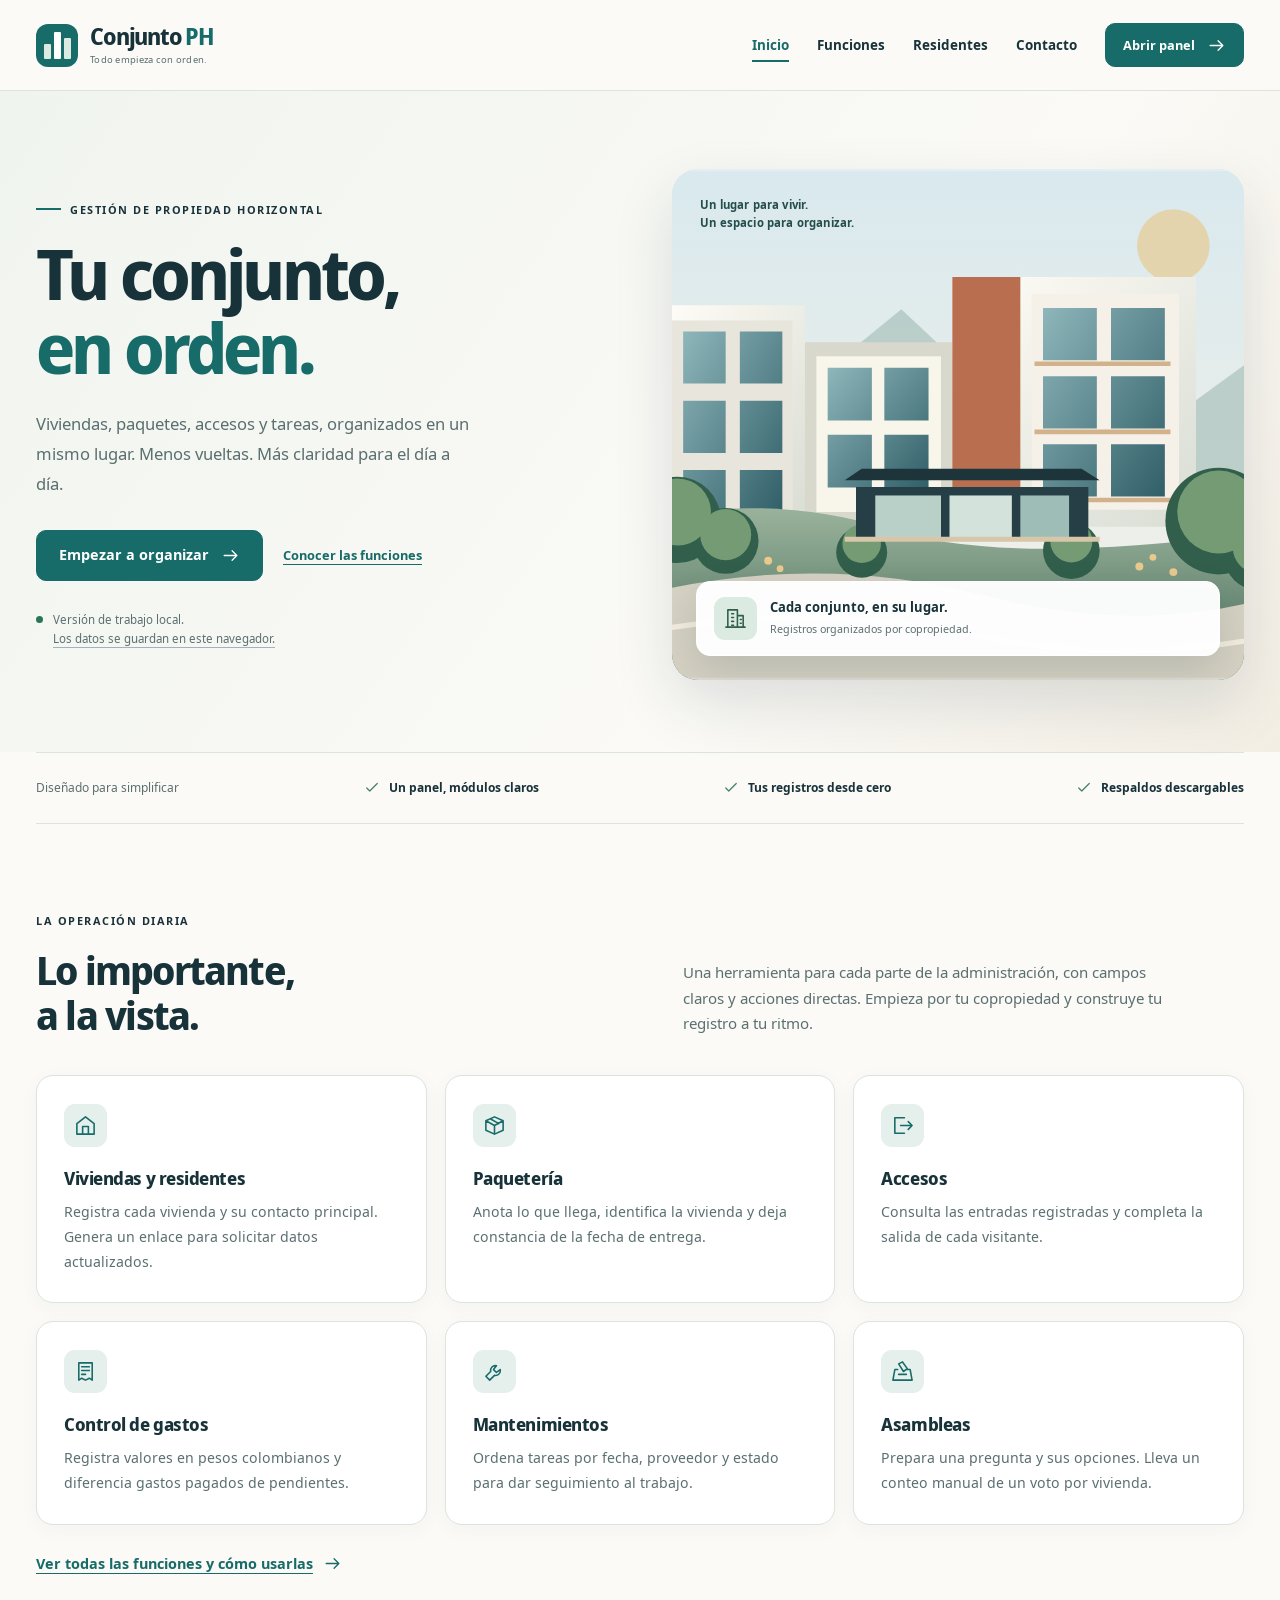
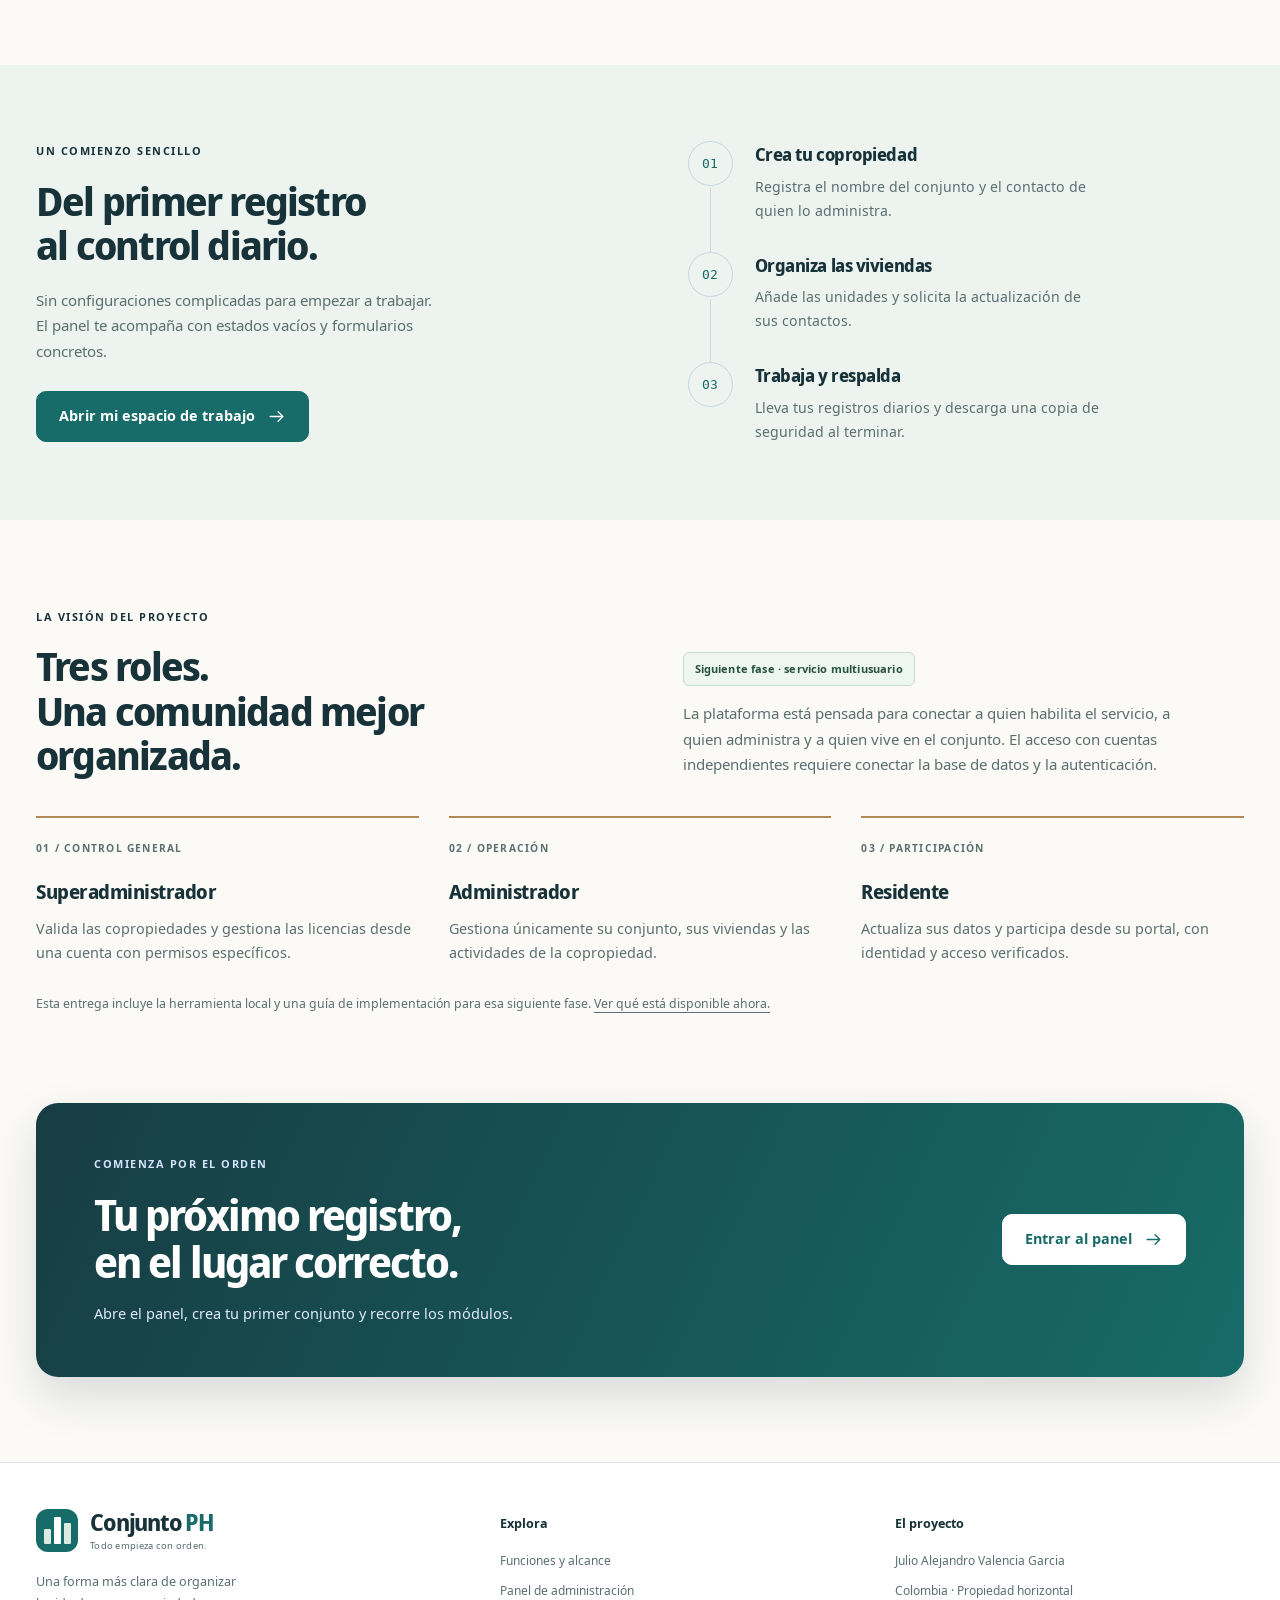
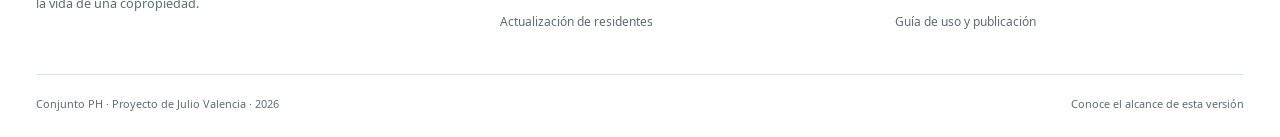
<file: index.html>
<!doctype html>
<html lang="es"><head><meta charset="utf-8"><meta name="viewport" content="width=device-width,initial-scale=1"><meta name="theme-color" content="#122a43"><meta name="description" content="Conjunto PH: organiza viviendas, residentes, paquetería, accesos, gastos, mantenimientos y asambleas en una aplicación de trabajo local."><title>Tu conjunto, bien administrado · Conjunto PH</title><link rel="icon" href="favicon.svg" type="image/svg+xml"><link rel="stylesheet" href="assets/fonts.css"><link rel="stylesheet" href="assets/styles.css"></head>
<body><a class="skip" href="#contenido">Saltar al contenido</a><header class="site-header"><div class="container header-inner"><a class="brand" href="index.html" aria-label="Conjunto PH, inicio"><span class="brand-symbol" aria-hidden="true"><i></i><i></i><i></i></span><span>Conjunto<span class="brand-ph">PH</span><small>Todo empieza con orden.</small></span></a><button class="nav-toggle" type="button" aria-controls="site-nav" aria-expanded="false">Menú <span aria-hidden="true">☰</span></button><nav id="site-nav" class="site-nav" aria-label="Navegación principal"><a href="index.html" aria-current="page">Inicio</a><a href="servicios.html">Funciones</a><a href="residentes.html">Residentes</a><a href="contacto.html">Contacto</a><a class="button compact" href="herramientas.html">Abrir panel <svg viewBox="0 0 24 24" aria-hidden="true" fill="none" stroke="currentColor" stroke-width="1.65" stroke-linecap="round" stroke-linejoin="round"><path d="M4 12h16m-6-6 6 6-6 6"/></svg></a></nav></div></header>
<main id="contenido">
<section class="home-hero"><div class="container hero-grid"><div class="hero-copy"><span class="eyebrow"><span class="mini-line"></span> Gestión de propiedad horizontal</span><h1>Tu conjunto,<br><span>en orden.</span></h1><p class="lead">Viviendas, paquetes, accesos y tareas, organizados en un mismo lugar. Menos vueltas. Más claridad para el día a día.</p><div class="actions"><a class="button" href="herramientas.html">Empezar a organizar <svg viewBox="0 0 24 24" aria-hidden="true" fill="none" stroke="currentColor" stroke-width="1.65" stroke-linecap="round" stroke-linejoin="round"><path d="M4 12h16m-6-6 6 6-6 6"/></svg></a><a class="text-link" href="servicios.html">Conocer las funciones</a></div><div class="local-note"><span class="status-dot" aria-hidden="true"></span><span>Versión de trabajo local.<br><a href="servicios.html#alcance">Los datos se guardan en este navegador.</a></span></div></div><div class="hero-art"><span class="art-tag">Un lugar para vivir.<br>Un espacio para organizar.</span><img src="assets/editorial.svg" alt="Ilustración conceptual de un conjunto residencial con edificios, jardines y acceso central" width="1536" height="1024" fetchpriority="high" decoding="async"><div class="art-caption"><span class="icon-box mint"><svg viewBox="0 0 24 24" aria-hidden="true" fill="none" stroke="currentColor" stroke-width="1.65" stroke-linecap="round" stroke-linejoin="round"><path d="M4 21V3h10v18M14 9h6v12M2 21h20M8 7h2M8 11h2M8 15h2M8 19h2M17 13h1M17 17h1"/></svg></span><div><strong>Cada conjunto, en su lugar.</strong><span>Registros organizados por copropiedad.</span></div></div></div></div></section>
<div class="container quick-strip"><span>Diseñado para simplificar</span><span><svg viewBox="0 0 24 24" aria-hidden="true" fill="none" stroke="currentColor" stroke-width="1.65" stroke-linecap="round" stroke-linejoin="round"><path d="m5 12 4 4L19 6"/></svg> Un panel, módulos claros</span><span><svg viewBox="0 0 24 24" aria-hidden="true" fill="none" stroke="currentColor" stroke-width="1.65" stroke-linecap="round" stroke-linejoin="round"><path d="m5 12 4 4L19 6"/></svg> Tus registros desde cero</span><span><svg viewBox="0 0 24 24" aria-hidden="true" fill="none" stroke="currentColor" stroke-width="1.65" stroke-linecap="round" stroke-linejoin="round"><path d="m5 12 4 4L19 6"/></svg> Respaldos descargables</span></div>
<section class="section container"><div class="section-heading"><div><span class="eyebrow">La operación diaria</span><h2>Lo importante,<br>a la vista.</h2></div><p>Una herramienta para cada parte de la administración, con campos claros y acciones directas. Empieza por tu copropiedad y construye tu registro a tu ritmo.</p></div><div class="module-grid"><article class="module-card"><span class="icon-box"><svg viewBox="0 0 24 24" aria-hidden="true" fill="none" stroke="currentColor" stroke-width="1.65" stroke-linecap="round" stroke-linejoin="round"><path d="m3 10 9-7 9 7v11H3ZM9 21v-8h6v8"/></svg></span><h3>Viviendas y residentes</h3><p>Registra cada vivienda y su contacto principal. Genera un enlace para solicitar datos actualizados.</p></article><article class="module-card"><span class="icon-box"><svg viewBox="0 0 24 24" aria-hidden="true" fill="none" stroke="currentColor" stroke-width="1.65" stroke-linecap="round" stroke-linejoin="round"><path d="m3 7 9-4 9 4v10l-9 4-9-4ZM3 7l9 5 9-5M12 12v9M7.5 5l9 5"/></svg></span><h3>Paquetería</h3><p>Anota lo que llega, identifica la vivienda y deja constancia de la fecha de entrega.</p></article><article class="module-card"><span class="icon-box"><svg viewBox="0 0 24 24" aria-hidden="true" fill="none" stroke="currentColor" stroke-width="1.65" stroke-linecap="round" stroke-linejoin="round"><path d="M14 4H4v16h10M10 12h12m-4-4 4 4-4 4"/></svg></span><h3>Accesos</h3><p>Consulta las entradas registradas y completa la salida de cada visitante.</p></article><article class="module-card"><span class="icon-box"><svg viewBox="0 0 24 24" aria-hidden="true" fill="none" stroke="currentColor" stroke-width="1.65" stroke-linecap="round" stroke-linejoin="round"><path d="M5 3h14v18l-3-2-4 2-4-2-3 2ZM8 7h8M8 11h8M8 15h4"/></svg></span><h3>Control de gastos</h3><p>Registra valores en pesos colombianos y diferencia gastos pagados de pendientes.</p></article><article class="module-card"><span class="icon-box"><svg viewBox="0 0 24 24" aria-hidden="true" fill="none" stroke="currentColor" stroke-width="1.65" stroke-linecap="round" stroke-linejoin="round"><path d="M14 6a5 5 0 0 0-6 6L3 17l4 4 5-5a5 5 0 0 0 6-6l-4 3-3-3Z"/></svg></span><h3>Mantenimientos</h3><p>Ordena tareas por fecha, proveedor y estado para dar seguimiento al trabajo.</p></article><article class="module-card"><span class="icon-box"><svg viewBox="0 0 24 24" aria-hidden="true" fill="none" stroke="currentColor" stroke-width="1.65" stroke-linecap="round" stroke-linejoin="round"><path d="m8 4 4-2 5 7-4 3ZM7 10H4L2 21h20l-2-11h-3M8 15h8"/></svg></span><h3>Asambleas</h3><p>Prepara una pregunta y sus opciones. Lleva un conteo manual de un voto por vivienda.</p></article></div><a class="text-link more-link" href="servicios.html">Ver todas las funciones y cómo usarlas <svg viewBox="0 0 24 24" aria-hidden="true" fill="none" stroke="currentColor" stroke-width="1.65" stroke-linecap="round" stroke-linejoin="round"><path d="M4 12h16m-6-6 6 6-6 6"/></svg></a></section>
<section class="workflow-section"><div class="container workflow-grid"><div><span class="eyebrow">Un comienzo sencillo</span><h2>Del primer registro<br>al control diario.</h2><p class="muted">Sin configuraciones complicadas para empezar a trabajar. El panel te acompaña con estados vacíos y formularios concretos.</p><a class="button" href="herramientas.html">Abrir mi espacio de trabajo <svg viewBox="0 0 24 24" aria-hidden="true" fill="none" stroke="currentColor" stroke-width="1.65" stroke-linecap="round" stroke-linejoin="round"><path d="M4 12h16m-6-6 6 6-6 6"/></svg></a></div><ol class="steps"><li><span>01</span><div><h3>Crea tu copropiedad</h3><p>Registra el nombre del conjunto y el contacto de quien lo administra.</p></div></li><li><span>02</span><div><h3>Organiza las viviendas</h3><p>Añade las unidades y solicita la actualización de sus contactos.</p></div></li><li><span>03</span><div><h3>Trabaja y respalda</h3><p>Lleva tus registros diarios y descarga una copia de seguridad al terminar.</p></div></li></ol></div></section>
<section class="section container"><div class="section-heading"><div><span class="eyebrow">La visión del proyecto</span><h2>Tres roles.<br>Una comunidad mejor organizada.</h2></div><div><span class="pill">Siguiente fase · servicio multiusuario</span><p>La plataforma está pensada para conectar a quien habilita el servicio, a quien administra y a quien vive en el conjunto. El acceso con cuentas independientes requiere conectar la base de datos y la autenticación.</p></div></div><div class="role-grid"><article><span class="role-number">01 / CONTROL GENERAL</span><h3>Superadministrador</h3><p>Valida las copropiedades y gestiona las licencias desde una cuenta con permisos específicos.</p></article><article><span class="role-number">02 / OPERACIÓN</span><h3>Administrador</h3><p>Gestiona únicamente su conjunto, sus viviendas y las actividades de la copropiedad.</p></article><article><span class="role-number">03 / PARTICIPACIÓN</span><h3>Residente</h3><p>Actualiza sus datos y participa desde su portal, con identidad y acceso verificados.</p></article></div><p class="section-footnote">Esta entrega incluye la herramienta local y una guía de implementación para esa siguiente fase. <a href="servicios.html#alcance">Ver qué está disponible ahora.</a></p></section>
<section class="container cta-wrap"><div class="cta"><div><span class="eyebrow">Comienza por el orden</span><h2>Tu próximo registro,<br>en el lugar correcto.</h2><p>Abre el panel, crea tu primer conjunto y recorre los módulos.</p></div><a class="button white" href="herramientas.html">Entrar al panel <svg viewBox="0 0 24 24" aria-hidden="true" fill="none" stroke="currentColor" stroke-width="1.65" stroke-linecap="round" stroke-linejoin="round"><path d="M4 12h16m-6-6 6 6-6 6"/></svg></a></div></section></main>
<footer class="site-footer"><div class="container footer-grid"><div><a class="brand" href="index.html"><span class="brand-symbol" aria-hidden="true"><i></i><i></i><i></i></span><span>Conjunto<span class="brand-ph">PH</span><small>Todo empieza con orden.</small></span></a><p>Una forma más clara de organizar<br>la vida de una copropiedad.</p></div><div><strong>Explora</strong><a href="servicios.html">Funciones y alcance</a><a href="herramientas.html">Panel de administración</a><a href="residentes.html">Actualización de residentes</a></div><div><strong>El proyecto</strong><a href="contacto.html">Julio Alejandro Valencia Garcia</a><span>Colombia · Propiedad horizontal</span><a href="LEEME.txt" download>Guía de uso y publicación</a></div></div><div class="container footer-bottom"><span>Conjunto PH · Proyecto de Julio Valencia · 2026</span><a href="servicios.html#alcance">Conoce el alcance de esta versión</a></div></footer>
<script src="configuracion.js"></script><script src="assets/app.js"></script></body></html>
</file>
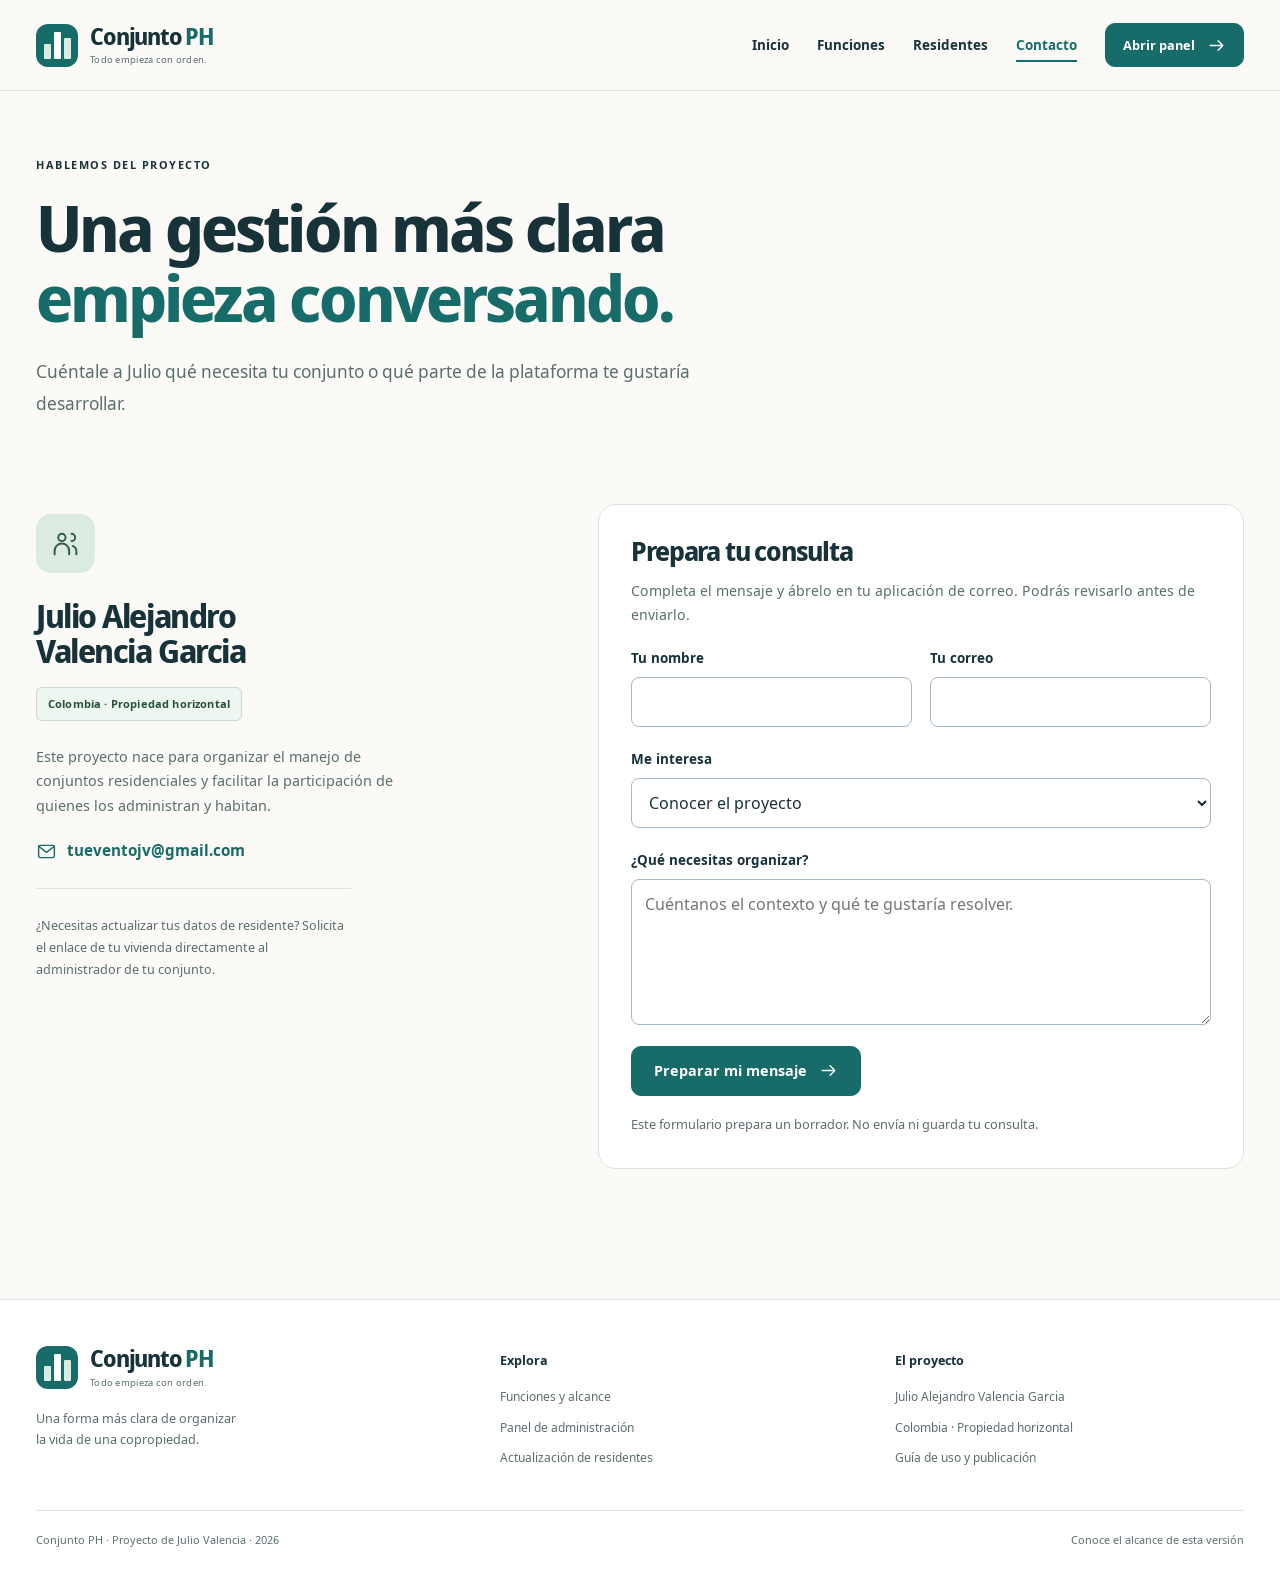
<file: contacto.html>
<!doctype html>
<html lang="es"><head><meta charset="utf-8"><meta name="viewport" content="width=device-width,initial-scale=1"><meta name="theme-color" content="#122a43"><meta name="description" content="Contacta a Julio Alejandro Valencia Garcia para conversar sobre Conjunto PH y las necesidades de tu copropiedad."><title>Contacto con Julio Valencia · Conjunto PH</title><link rel="icon" href="favicon.svg" type="image/svg+xml"><link rel="stylesheet" href="assets/fonts.css"><link rel="stylesheet" href="assets/styles.css"></head>
<body><a class="skip" href="#contenido">Saltar al contenido</a><header class="site-header"><div class="container header-inner"><a class="brand" href="index.html" aria-label="Conjunto PH, inicio"><span class="brand-symbol" aria-hidden="true"><i></i><i></i><i></i></span><span>Conjunto<span class="brand-ph">PH</span><small>Todo empieza con orden.</small></span></a><button class="nav-toggle" type="button" aria-controls="site-nav" aria-expanded="false">Menú <span aria-hidden="true">☰</span></button><nav id="site-nav" class="site-nav" aria-label="Navegación principal"><a href="index.html">Inicio</a><a href="servicios.html">Funciones</a><a href="residentes.html">Residentes</a><a href="contacto.html" aria-current="page">Contacto</a><a class="button compact" href="herramientas.html">Abrir panel <svg viewBox="0 0 24 24" aria-hidden="true" fill="none" stroke="currentColor" stroke-width="1.65" stroke-linecap="round" stroke-linejoin="round"><path d="M4 12h16m-6-6 6 6-6 6"/></svg></a></nav></div></header>
<main id="contenido">
<section class="page-hero container compact-hero"><span class="eyebrow">Hablemos del proyecto</span><h1>Una gestión más clara<br><span>empieza conversando.</span></h1><p class="lead">Cuéntale a Julio qué necesita tu conjunto o qué parte de la plataforma te gustaría desarrollar.</p></section><section class="container contact-layout section-small"><aside class="contact-info"><span class="icon-box large mint"><svg viewBox="0 0 24 24" aria-hidden="true" fill="none" stroke="currentColor" stroke-width="1.65" stroke-linecap="round" stroke-linejoin="round"><circle cx="9" cy="7" r="3"/><path d="M3 21v-3a6 6 0 0 1 12 0v3M17 4a3 3 0 0 1 0 6M18 14a5 5 0 0 1 3 4v3"/></svg></span><h2>Julio Alejandro<br>Valencia Garcia</h2><span class="pill">Colombia · Propiedad horizontal</span><p>Este proyecto nace para organizar el manejo de conjuntos residenciales y facilitar la participación de quienes los administran y habitan.</p><a class="contact-email" href="mailto:tueventojv@gmail.com"><svg viewBox="0 0 24 24" aria-hidden="true" fill="none" stroke="currentColor" stroke-width="1.65" stroke-linecap="round" stroke-linejoin="round"><rect x="3" y="5" width="18" height="14" rx="2"/><path d="m3 6 9 7 9-7"/></svg> tueventojv@gmail.com</a><p class="fine">¿Necesitas actualizar tus datos de residente? Solicita el enlace de tu vivienda directamente al administrador de tu conjunto.</p><div class="configured-links"><a class="button secondary" data-config-link="formulario" hidden>Abrir formulario externo</a><a class="text-link" data-config-link="agenda" hidden>Consultar agenda</a></div></aside><div><form id="contact-form" class="form-card"><h2>Prepara tu consulta</h2><p class="muted">Completa el mensaje y ábrelo en tu aplicación de correo. Podrás revisarlo antes de enviarlo.</p><div class="two-fields"><div class="field"><label for="contact-name">Tu nombre</label><input id="contact-name" name="name" autocomplete="name" maxlength="120" required></div><div class="field"><label for="contact-email">Tu correo</label><input id="contact-email" name="email" type="email" autocomplete="email" maxlength="254" required></div></div><div class="field"><label for="contact-topic">Me interesa</label><select id="contact-topic" name="topic"><option>Conocer el proyecto</option><option>Gestión de mi copropiedad</option><option>Desarrollar la versión multiusuario</option><option>Consultar sobre el uso del panel</option></select></div><div class="field"><label for="contact-message">¿Qué necesitas organizar?</label><textarea id="contact-message" name="message" rows="5" minlength="12" maxlength="1800" required placeholder="Cuéntanos el contexto y qué te gustaría resolver."></textarea></div><button class="button" type="submit">Preparar mi mensaje <svg viewBox="0 0 24 24" aria-hidden="true" fill="none" stroke="currentColor" stroke-width="1.65" stroke-linecap="round" stroke-linejoin="round"><path d="M4 12h16m-6-6 6 6-6 6"/></svg></button><p class="fine">Este formulario prepara un borrador. No envía ni guarda tu consulta.</p></form><div id="contact-result" class="result-card" hidden><h2>Tu mensaje está listo.</h2><pre id="contact-preview" class="summary-box"></pre><a id="contact-mail" class="button">Abrir mi aplicación de correo <svg viewBox="0 0 24 24" aria-hidden="true" fill="none" stroke="currentColor" stroke-width="1.65" stroke-linecap="round" stroke-linejoin="round"><path d="M4 12h16m-6-6 6 6-6 6"/></svg></a><p class="fine">Si no tienes una aplicación de correo configurada, copia el texto y envíalo a tueventojv@gmail.com.</p></div><p id="contact-status" class="status-message" role="status" aria-live="polite"></p></div></section></main>
<footer class="site-footer"><div class="container footer-grid"><div><a class="brand" href="index.html"><span class="brand-symbol" aria-hidden="true"><i></i><i></i><i></i></span><span>Conjunto<span class="brand-ph">PH</span><small>Todo empieza con orden.</small></span></a><p>Una forma más clara de organizar<br>la vida de una copropiedad.</p></div><div><strong>Explora</strong><a href="servicios.html">Funciones y alcance</a><a href="herramientas.html">Panel de administración</a><a href="residentes.html">Actualización de residentes</a></div><div><strong>El proyecto</strong><a href="contacto.html">Julio Alejandro Valencia Garcia</a><span>Colombia · Propiedad horizontal</span><a href="LEEME.txt" download>Guía de uso y publicación</a></div></div><div class="container footer-bottom"><span>Conjunto PH · Proyecto de Julio Valencia · 2026</span><a href="servicios.html#alcance">Conoce el alcance de esta versión</a></div></footer>
<script src="configuracion.js"></script><script src="assets/app.js"></script></body></html>
</file>
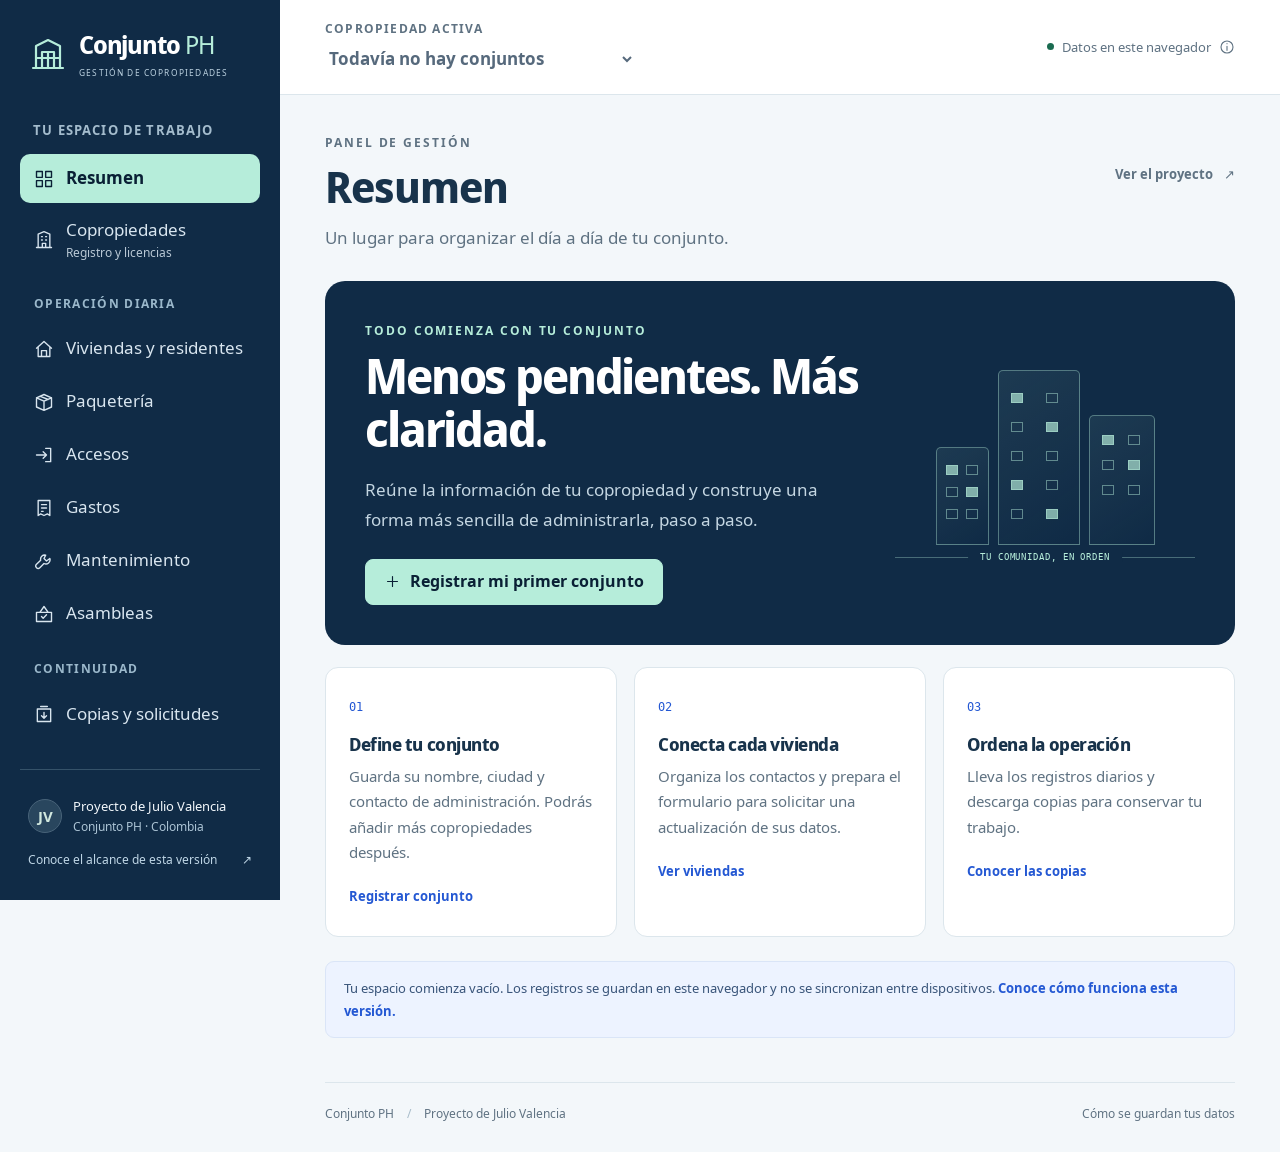
<file: herramientas.html>
<!doctype html>
<html lang="es">
<head>
  <meta charset="utf-8">
  <meta name="viewport" content="width=device-width, initial-scale=1">
  <meta name="description" content="Organiza copropiedades, viviendas, paquetería, accesos y tareas con Conjunto PH, el proyecto de Julio Valencia. Herramienta de datos locales.">
  <meta name="theme-color" content="#102b46">
  <title>Panel de gestión · Conjunto PH</title>
  <link rel="icon" href="favicon.svg" type="image/svg+xml">
  <link rel="stylesheet" href="assets/fonts.css">
  <link rel="stylesheet" href="assets/workspace.css">
  <script defer src="assets/store.js"></script>
  <script defer src="assets/workspace.js"></script>
</head>
<body>
  <a class="skip-link" href="#main">Saltar al panel</a>
  <div class="app-shell">
    <aside class="sidebar" id="sidebar" aria-label="Navegación del panel">
      <a class="workspace-brand" href="index.html" aria-label="Conjunto PH, página principal">
        <span class="brand-mark" aria-hidden="true"><svg viewBox="0 0 40 40" fill="none"><path d="M8 33V11l12-6 12 6v22M14 33V17h12v16M20 17v16M8 23h24" stroke="currentColor" stroke-width="2.2" stroke-linejoin="round"/><path d="M5 33h30" stroke="currentColor" stroke-width="2.2" stroke-linecap="round"/></svg></span>
        <span>Conjunto <strong>PH</strong><small>GESTIÓN DE COPROPIEDADES</small></span>
      </a>
      <div class="sidebar-heading"><span>Tu espacio de trabajo</span><button class="mobile-menu-close icon-button" id="menu-close" type="button" aria-label="Cerrar menú"><svg viewBox="0 0 24 24" aria-hidden="true"><path d="m6 6 12 12M6 18 18 6"/></svg></button></div>
      <nav class="module-nav" aria-label="Módulos">
        <button class="nav-item active" type="button" id="resumen" data-view="overview" aria-current="page"><svg viewBox="0 0 24 24" aria-hidden="true"><path d="M3 3h7v7H3zM14 3h7v7h-7zM3 14h7v7H3zM14 14h7v7h-7z"/></svg><span>Resumen</span></button>
        <button class="nav-item" type="button" id="copropiedades" data-view="properties"><svg viewBox="0 0 24 24" aria-hidden="true"><path d="M5 21V5l7-3 7 3v16M3 21h18M9 8h1m4 0h1M9 12h1m4 0h1M10 21v-5h4v5"/></svg><span>Copropiedades<small>Registro y licencias</small></span></button>
        <span class="nav-label">Operación diaria</span>
        <button class="nav-item" type="button" id="viviendas" data-view="units"><svg viewBox="0 0 24 24" aria-hidden="true"><path d="m3 11 9-8 9 8M5 10v11h14V10M9 21v-7h6v7"/></svg><span>Viviendas y residentes</span></button>
        <button class="nav-item" type="button" id="paqueteria" data-view="parcels"><svg viewBox="0 0 24 24" aria-hidden="true"><path d="m3 7 9-4 9 4v11l-9 4-9-4V7Zm0 0 9 4 9-4M12 11v11M7 5l10 4"/></svg><span>Paquetería</span></button>
        <button class="nav-item" type="button" id="accesos" data-view="accesses"><svg viewBox="0 0 24 24" aria-hidden="true"><path d="M14 4h6v16h-6M3 12h12m-4-4 4 4-4 4"/></svg><span>Accesos</span></button>
        <button class="nav-item" type="button" id="gastos" data-view="expenses"><svg viewBox="0 0 24 24" aria-hidden="true"><path d="M5 3h14v18l-3-2-4 2-4-2-3 2V3Zm4 5h6M9 12h6M9 16h2"/></svg><span>Gastos</span></button>
        <button class="nav-item" type="button" id="mantenimiento" data-view="maintenance"><svg viewBox="0 0 24 24" aria-hidden="true"><path d="M14 5a5 5 0 0 0-6 6l-5 5a2.8 2.8 0 0 0 4 4l5-5a5 5 0 0 0 7-6l-4 3-3-3 2-4Z"/></svg><span>Mantenimiento</span></button>
        <button class="nav-item" type="button" id="asambleas" data-view="assemblies"><svg viewBox="0 0 24 24" aria-hidden="true"><path d="M3 10h18v11H3V10Zm4 0 5-7 5 7M9 15l2 2 4-4"/></svg><span>Asambleas</span></button>
        <span class="nav-label">Continuidad</span>
        <button class="nav-item" type="button" id="copias" data-view="backups"><svg viewBox="0 0 24 24" aria-hidden="true"><path d="M4 6h16v15H4V6Zm4-3h8M12 10v7m-3-3 3 3 3-3"/></svg><span>Copias y solicitudes</span></button>
      </nav>
      <div class="sidebar-bottom"><span class="project-avatar" aria-hidden="true">JV</span><div><strong>Proyecto de Julio Valencia</strong><span>Conjunto PH · Colombia</span></div></div>
      <a class="sidebar-help" href="servicios.html#alcance">Conoce el alcance de esta versión <span aria-hidden="true">↗</span></a>
    </aside>

    <div class="workspace">
      <header class="topbar">
        <div class="topbar-start"><button class="mobile-menu-toggle icon-button" id="menu-toggle" type="button" aria-label="Abrir menú" aria-controls="sidebar" aria-expanded="false"><svg viewBox="0 0 24 24" aria-hidden="true"><path d="M4 6h16M4 12h16M4 18h16"/></svg></button><div class="property-switch"><label for="property-select">Copropiedad activa</label><select id="property-select"><option value="">Todavía no hay conjuntos</option></select></div></div>
        <a class="local-mode" href="servicios.html#alcance"><span class="status-dot" aria-hidden="true"></span><span>Datos en este navegador</span><svg viewBox="0 0 24 24" aria-hidden="true"><circle cx="12" cy="12" r="9"/><path d="M12 11v6M12 7h.01"/></svg></a>
      </header>
      <main id="main" tabindex="-1">
        <div class="storage-notice" id="storage-notice" role="alert" hidden><div><strong>Guarda una copia antes de salir.</strong><p id="storage-message"></p></div><button type="button" class="button small secondary" id="storage-backup">Descargar copia</button></div>
        <div class="page-heading"><div><p class="eyebrow" id="view-eyebrow">PANEL DE GESTIÓN</p><h1 id="view-title">Resumen</h1><p class="page-description" id="view-description">Un lugar para organizar el día a día de tu conjunto.</p></div><a class="public-link" href="index.html">Ver el proyecto <span aria-hidden="true">↗</span></a></div>
        <div class="notice" id="notice" role="alert" tabindex="-1" hidden><p id="notice-text"></p><button class="icon-button" id="notice-close" type="button" aria-label="Cerrar aviso"><svg viewBox="0 0 24 24" aria-hidden="true"><path d="m6 6 12 12M6 18 18 6"/></svg></button></div>
        <div id="module-content" aria-live="off"><section class="welcome-panel"><div><p class="eyebrow">TODO COMIENZA CON TU CONJUNTO</p><h2>Menos pendientes.<br>Más claridad.</h2><p>El panel está preparando tu espacio de trabajo.</p></div></section></div>
        <noscript><div class="notice">Activa JavaScript para utilizar el panel de gestión. Puedes conocer el proyecto y su alcance en la <a href="servicios.html">página de servicios</a>.</div></noscript>
        <footer class="workspace-footer"><span>Conjunto PH <span aria-hidden="true">/</span> Proyecto de Julio Valencia</span><a href="servicios.html#alcance">Cómo se guardan tus datos</a></footer>
      </main>
    </div>
  </div>

  <dialog class="app-dialog editor-dialog" id="editor-dialog" aria-labelledby="editor-title" aria-describedby="editor-description">
    <form id="editor-form">
      <div class="dialog-heading"><div><p class="eyebrow" id="editor-eyebrow">NUEVO REGISTRO</p><h2 id="editor-title">Registrar</h2></div><button type="button" class="icon-button" data-close="editor-dialog" aria-label="Cerrar formulario"><svg viewBox="0 0 24 24" aria-hidden="true"><path d="m6 6 12 12M6 18 18 6"/></svg></button></div>
      <p class="dialog-description" id="editor-description"></p>
      <div class="dialog-error" id="editor-error" role="alert" tabindex="-1" hidden></div>
      <div class="form-grid" id="editor-fields"></div>
      <div class="dialog-actions"><button type="button" class="button secondary" data-close="editor-dialog">Cancelar</button><button type="submit" class="button" id="editor-submit">Guardar registro</button></div>
    </form>
  </dialog>

  <dialog class="app-dialog confirm-dialog" id="confirm-dialog" aria-labelledby="confirm-title" aria-describedby="confirm-message">
    <form id="confirm-form"><p class="eyebrow">CONFIRMACIÓN</p><h2 id="confirm-title">Revisar acción</h2><p class="dialog-description" id="confirm-message"></p><div class="dialog-error" id="confirm-error" role="alert" tabindex="-1" hidden></div><div class="dialog-actions"><button type="button" class="button secondary" data-close="confirm-dialog">Cancelar</button><button type="submit" class="button" id="confirm-submit">Confirmar</button></div></form>
  </dialog>

  <dialog class="app-dialog" id="resident-dialog" aria-labelledby="resident-title" aria-describedby="resident-description">
    <div class="dialog-heading"><div><p class="eyebrow">ACTUALIZACIÓN DE DATOS</p><h2 id="resident-title">Formulario del residente</h2></div><button type="button" class="icon-button" data-close="resident-dialog" aria-label="Cerrar enlace"><svg viewBox="0 0 24 24" aria-hidden="true"><path d="m6 6 12 12M6 18 18 6"/></svg></button></div>
    <p class="dialog-description" id="resident-description">El residente completa sus datos y descarga una solicitud. Después, la administración revisa el archivo antes de aplicarlo al registro.</p>
    <div class="inline-note">Este enlace abre un formulario público. La identidad del remitente se comprueba de forma manual.</div>
    <div class="field"><label for="resident-link">Enlace al formulario</label><input id="resident-link" type="text" readonly spellcheck="false"><p class="field-help" id="resident-link-help"></p></div>
    <div class="dialog-actions"><button class="button secondary" type="button" id="copy-resident-link">Copiar enlace</button><a class="button" id="open-resident-link" href="residentes.html" target="_blank" rel="noopener">Abrir formulario <span aria-hidden="true">↗</span></a></div>
  </dialog>
  <div class="toast" id="toast" role="status" aria-live="polite" aria-atomic="true" hidden></div>
</body>
</html>
</file>
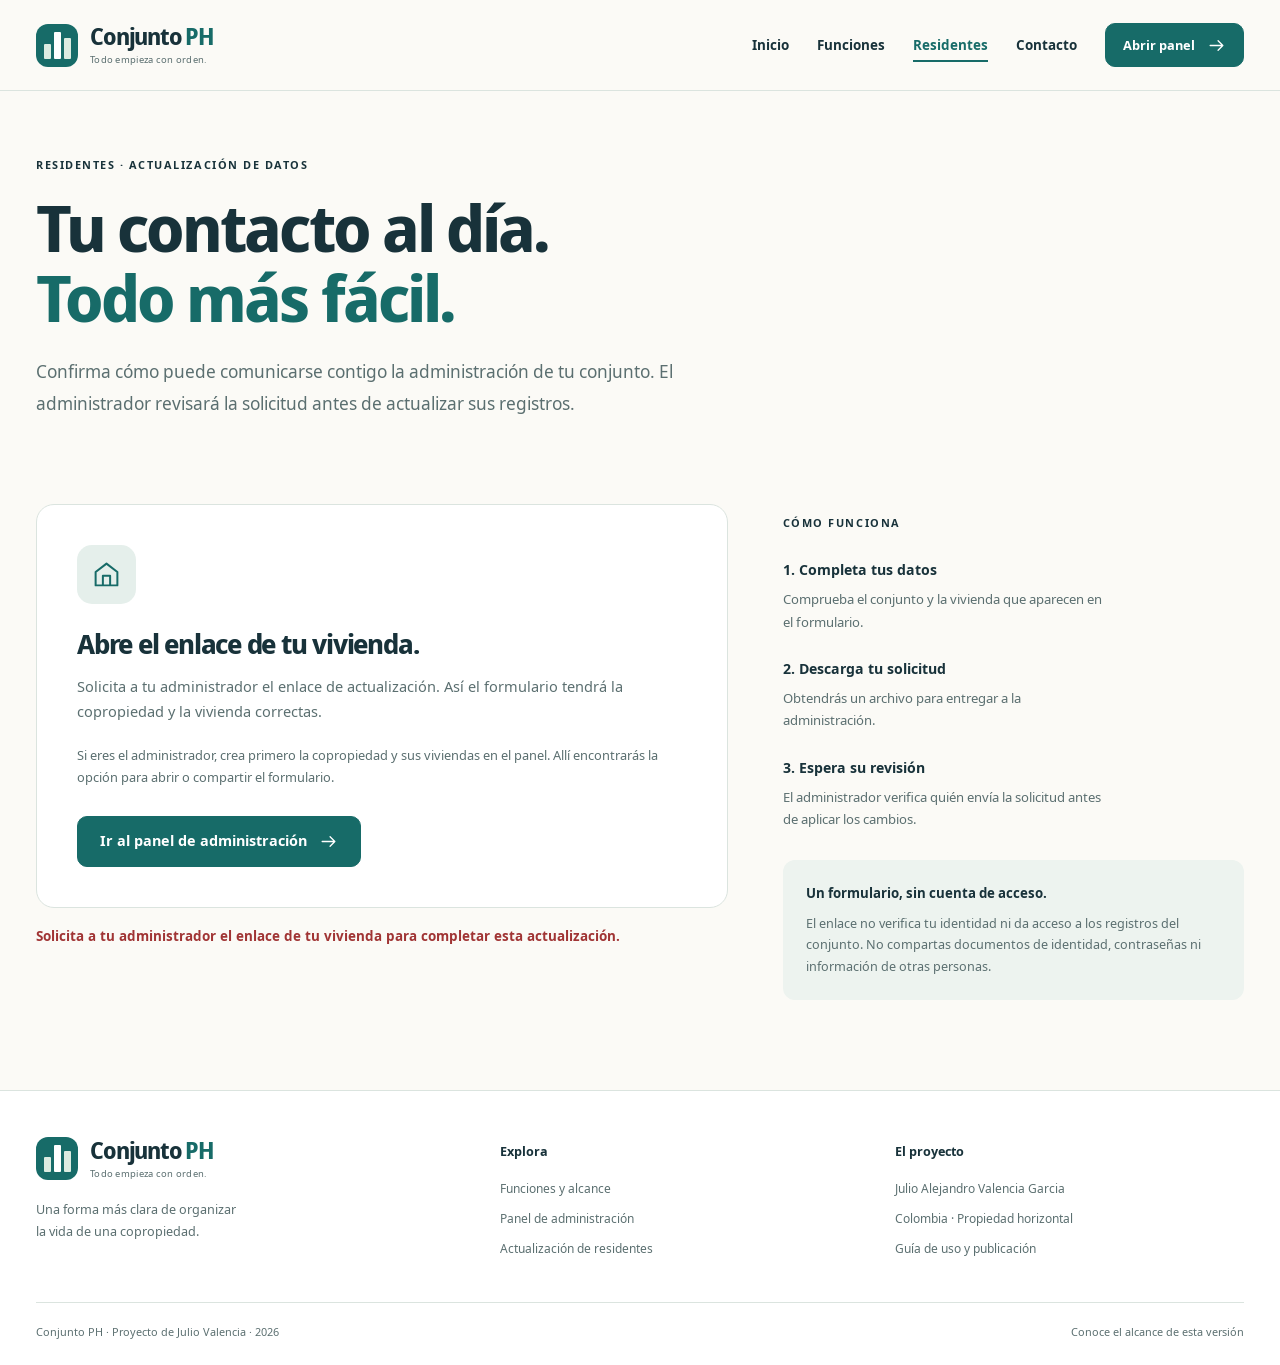
<file: residentes.html>
<!doctype html>
<html lang="es"><head><meta charset="utf-8"><meta name="viewport" content="width=device-width,initial-scale=1"><meta name="theme-color" content="#122a43"><meta name="description" content="Formulario de actualización de datos de residentes. Prepara una solicitud para la revisión manual del administrador."><title>Actualiza tus datos · Conjunto PH</title><link rel="icon" href="favicon.svg" type="image/svg+xml"><link rel="stylesheet" href="assets/fonts.css"><link rel="stylesheet" href="assets/styles.css"></head>
<body><a class="skip" href="#contenido">Saltar al contenido</a><header class="site-header"><div class="container header-inner"><a class="brand" href="index.html" aria-label="Conjunto PH, inicio"><span class="brand-symbol" aria-hidden="true"><i></i><i></i><i></i></span><span>Conjunto<span class="brand-ph">PH</span><small>Todo empieza con orden.</small></span></a><button class="nav-toggle" type="button" aria-controls="site-nav" aria-expanded="false">Menú <span aria-hidden="true">☰</span></button><nav id="site-nav" class="site-nav" aria-label="Navegación principal"><a href="index.html">Inicio</a><a href="servicios.html">Funciones</a><a href="residentes.html" aria-current="page">Residentes</a><a href="contacto.html">Contacto</a><a class="button compact" href="herramientas.html">Abrir panel <svg viewBox="0 0 24 24" aria-hidden="true" fill="none" stroke="currentColor" stroke-width="1.65" stroke-linecap="round" stroke-linejoin="round"><path d="M4 12h16m-6-6 6 6-6 6"/></svg></a></nav></div></header>
<main id="contenido">
<section class="page-hero container compact-hero"><span class="eyebrow">Residentes · Actualización de datos</span><h1>Tu contacto al día.<br><span>Todo más fácil.</span></h1><p class="lead">Confirma cómo puede comunicarse contigo la administración de tu conjunto. El administrador revisará la solicitud antes de actualizar sus registros.</p></section>
<section class="container portal-layout section-small"><div class="portal-main"><div id="portal-empty" class="empty-card"><span class="icon-box large"><svg viewBox="0 0 24 24" aria-hidden="true" fill="none" stroke="currentColor" stroke-width="1.65" stroke-linecap="round" stroke-linejoin="round"><path d="m3 10 9-7 9 7v11H3ZM9 21v-8h6v8"/></svg></span><h2>Abre el enlace de tu vivienda.</h2><p>Solicita a tu administrador el enlace de actualización. Así el formulario tendrá la copropiedad y la vivienda correctas.</p><p class="fine">Si eres el administrador, crea primero la copropiedad y sus viviendas en el panel. Allí encontrarás la opción para abrir o compartir el formulario.</p><a class="button" href="herramientas.html">Ir al panel de administración <svg viewBox="0 0 24 24" aria-hidden="true" fill="none" stroke="currentColor" stroke-width="1.65" stroke-linecap="round" stroke-linejoin="round"><path d="M4 12h16m-6-6 6 6-6 6"/></svg></a></div><div id="portal-context" hidden><div class="context-card"><span class="icon-box mint"><svg viewBox="0 0 24 24" aria-hidden="true" fill="none" stroke="currentColor" stroke-width="1.65" stroke-linecap="round" stroke-linejoin="round"><path d="m3 10 9-7 9 7v11H3ZM9 21v-8h6v8"/></svg></span><div><span class="eyebrow">Esta solicitud corresponde a</span><h2 id="context-property"></h2><p>Vivienda <strong id="context-unit"></strong></p></div></div><form id="resident-form" class="form-card"><span class="pill">Formulario de actualización · revisión manual</span><h2>Tus datos de contacto</h2><p class="muted">Completa tu nombre y al menos un medio de contacto. Incluye solo la información necesaria para la administración.</p><div class="field"><label for="resident-name">Nombre del contacto principal <span aria-hidden="true">*</span></label><input id="resident-name" name="name" autocomplete="name" maxlength="160" required></div><div class="field"><label for="resident-email">Correo electrónico</label><input id="resident-email" name="email" type="email" autocomplete="email" maxlength="254" aria-describedby="contact-help"></div><div class="field"><label for="resident-phone">Teléfono</label><input id="resident-phone" name="phone" type="tel" autocomplete="tel" maxlength="40" aria-describedby="contact-help"></div><p class="fine" id="contact-help">Completa el correo o el teléfono; puedes incluir ambos.</p><label class="checkbox-label" for="resident-consent"><input type="checkbox" id="resident-consent" name="consent" required><span>Confirmo que estos datos corresponden al contacto de esta vivienda y solicito a mi administrador revisarlos.</span></label><button class="button" type="submit">Preparar y descargar solicitud <svg viewBox="0 0 24 24" aria-hidden="true" fill="none" stroke="currentColor" stroke-width="1.65" stroke-linecap="round" stroke-linejoin="round"><path d="M4 12h16m-6-6 6 6-6 6"/></svg></button></form><div id="request-ready" class="result-card" hidden><span class="pill">Archivo preparado</span><h2>Entrégalo a tu administrador.</h2><p>La solicitud se ha preparado para descargar. Compártela por el canal que hayan acordado; aún no se han actualizado los registros del conjunto.</p><pre id="request-summary" class="summary-box"></pre><div class="actions"><button class="button" type="button" id="request-download">Descargar otra vez</button><a class="button secondary" id="request-mail" hidden>Preparar correo al administrador</a></div><p class="fine">Si eliges el correo, adjunta el archivo descargado antes de enviar. El sitio no adjunta archivos ni envía mensajes automáticamente.</p></div></div><p id="portal-status" class="status-message" role="status" aria-live="polite"></p></div><aside class="portal-aside"><span class="eyebrow">Cómo funciona</span><ol class="compact-steps"><li><strong>1. Completa tus datos</strong><p>Comprueba el conjunto y la vivienda que aparecen en el formulario.</p></li><li><strong>2. Descarga tu solicitud</strong><p>Obtendrás un archivo para entregar a la administración.</p></li><li><strong>3. Espera su revisión</strong><p>El administrador verifica quién envía la solicitud antes de aplicar los cambios.</p></li></ol><div class="soft-note"><strong>Un formulario, sin cuenta de acceso.</strong><p>El enlace no verifica tu identidad ni da acceso a los registros del conjunto. No compartas documentos de identidad, contraseñas ni información de otras personas.</p></div></aside></section><noscript><div class="container soft-note">Activa JavaScript para preparar el archivo de actualización. También puedes solicitar el cambio directamente a tu administrador.</div></noscript></main>
<footer class="site-footer"><div class="container footer-grid"><div><a class="brand" href="index.html"><span class="brand-symbol" aria-hidden="true"><i></i><i></i><i></i></span><span>Conjunto<span class="brand-ph">PH</span><small>Todo empieza con orden.</small></span></a><p>Una forma más clara de organizar<br>la vida de una copropiedad.</p></div><div><strong>Explora</strong><a href="servicios.html">Funciones y alcance</a><a href="herramientas.html">Panel de administración</a><a href="residentes.html">Actualización de residentes</a></div><div><strong>El proyecto</strong><a href="contacto.html">Julio Alejandro Valencia Garcia</a><span>Colombia · Propiedad horizontal</span><a href="LEEME.txt" download>Guía de uso y publicación</a></div></div><div class="container footer-bottom"><span>Conjunto PH · Proyecto de Julio Valencia · 2026</span><a href="servicios.html#alcance">Conoce el alcance de esta versión</a></div></footer>
<script src="configuracion.js"></script><script src="assets/app.js"></script><script src="assets/residentes.js"></script></body></html>
</file>
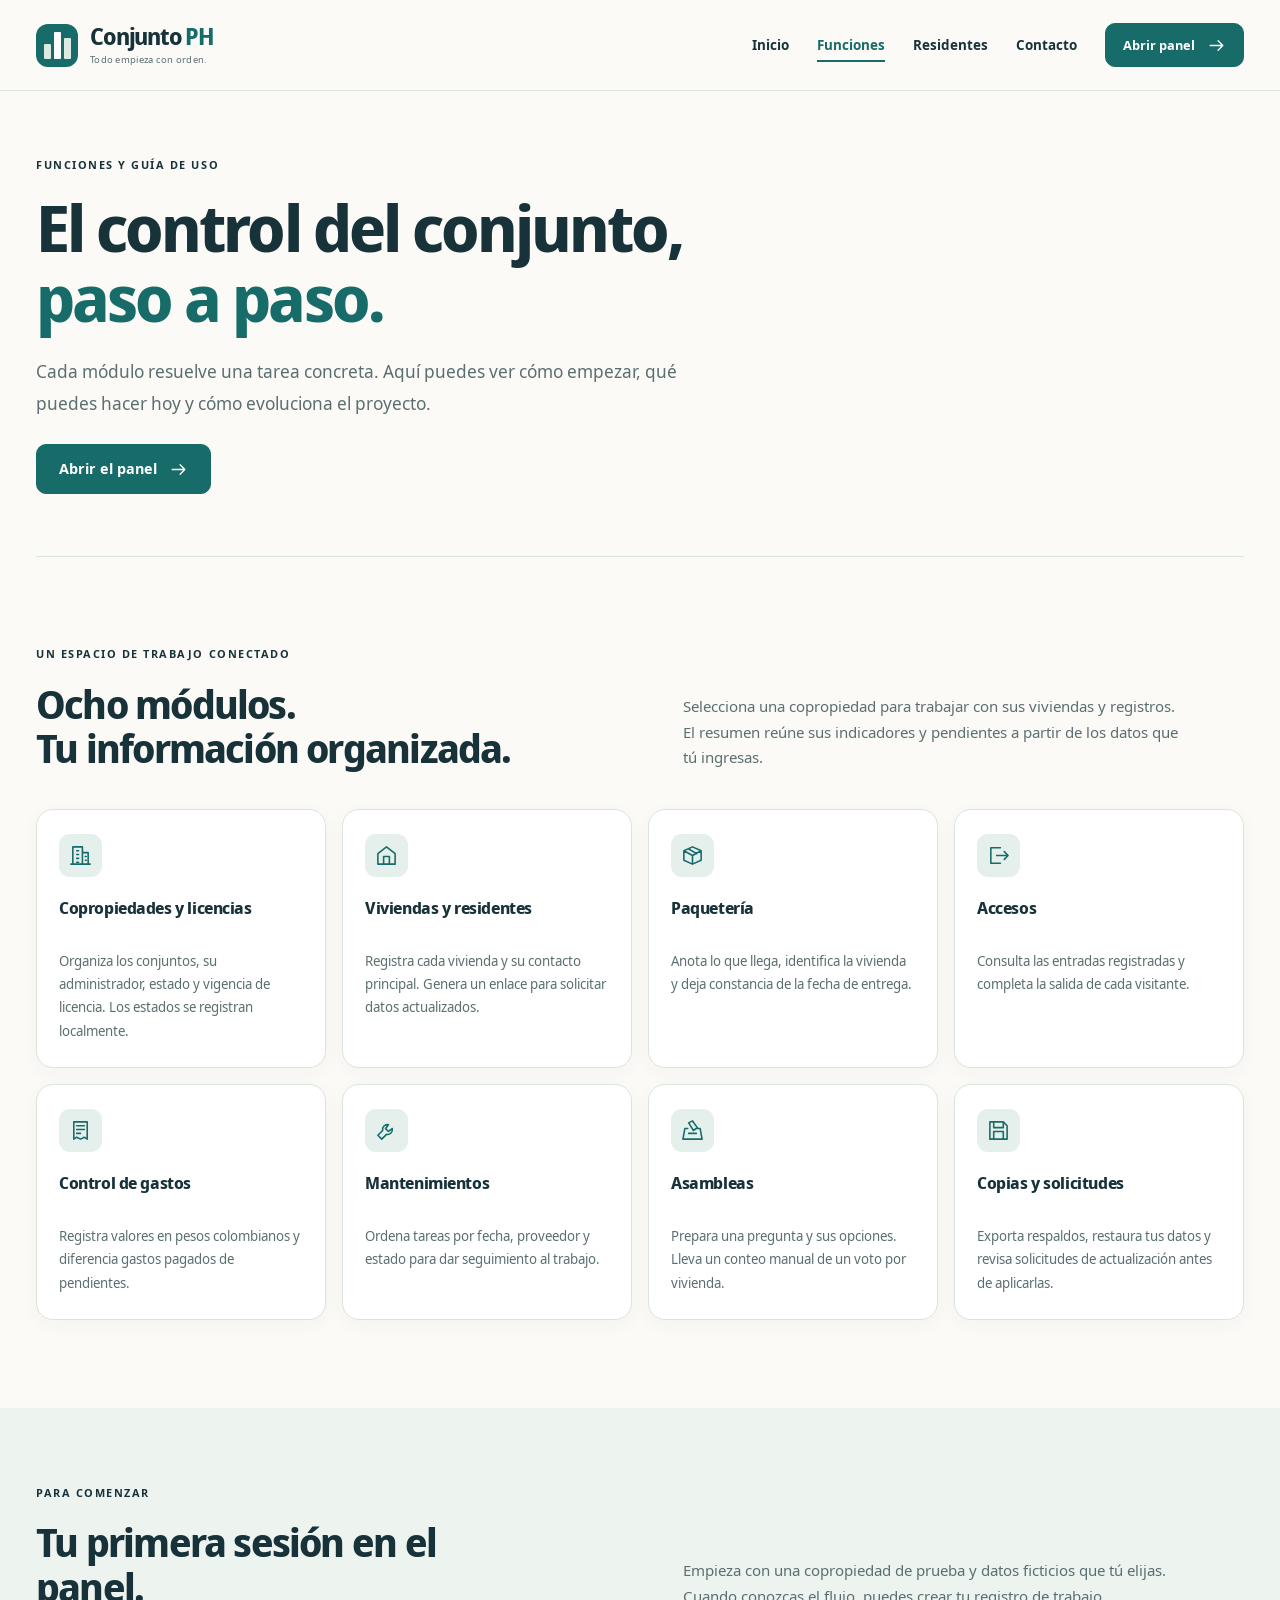
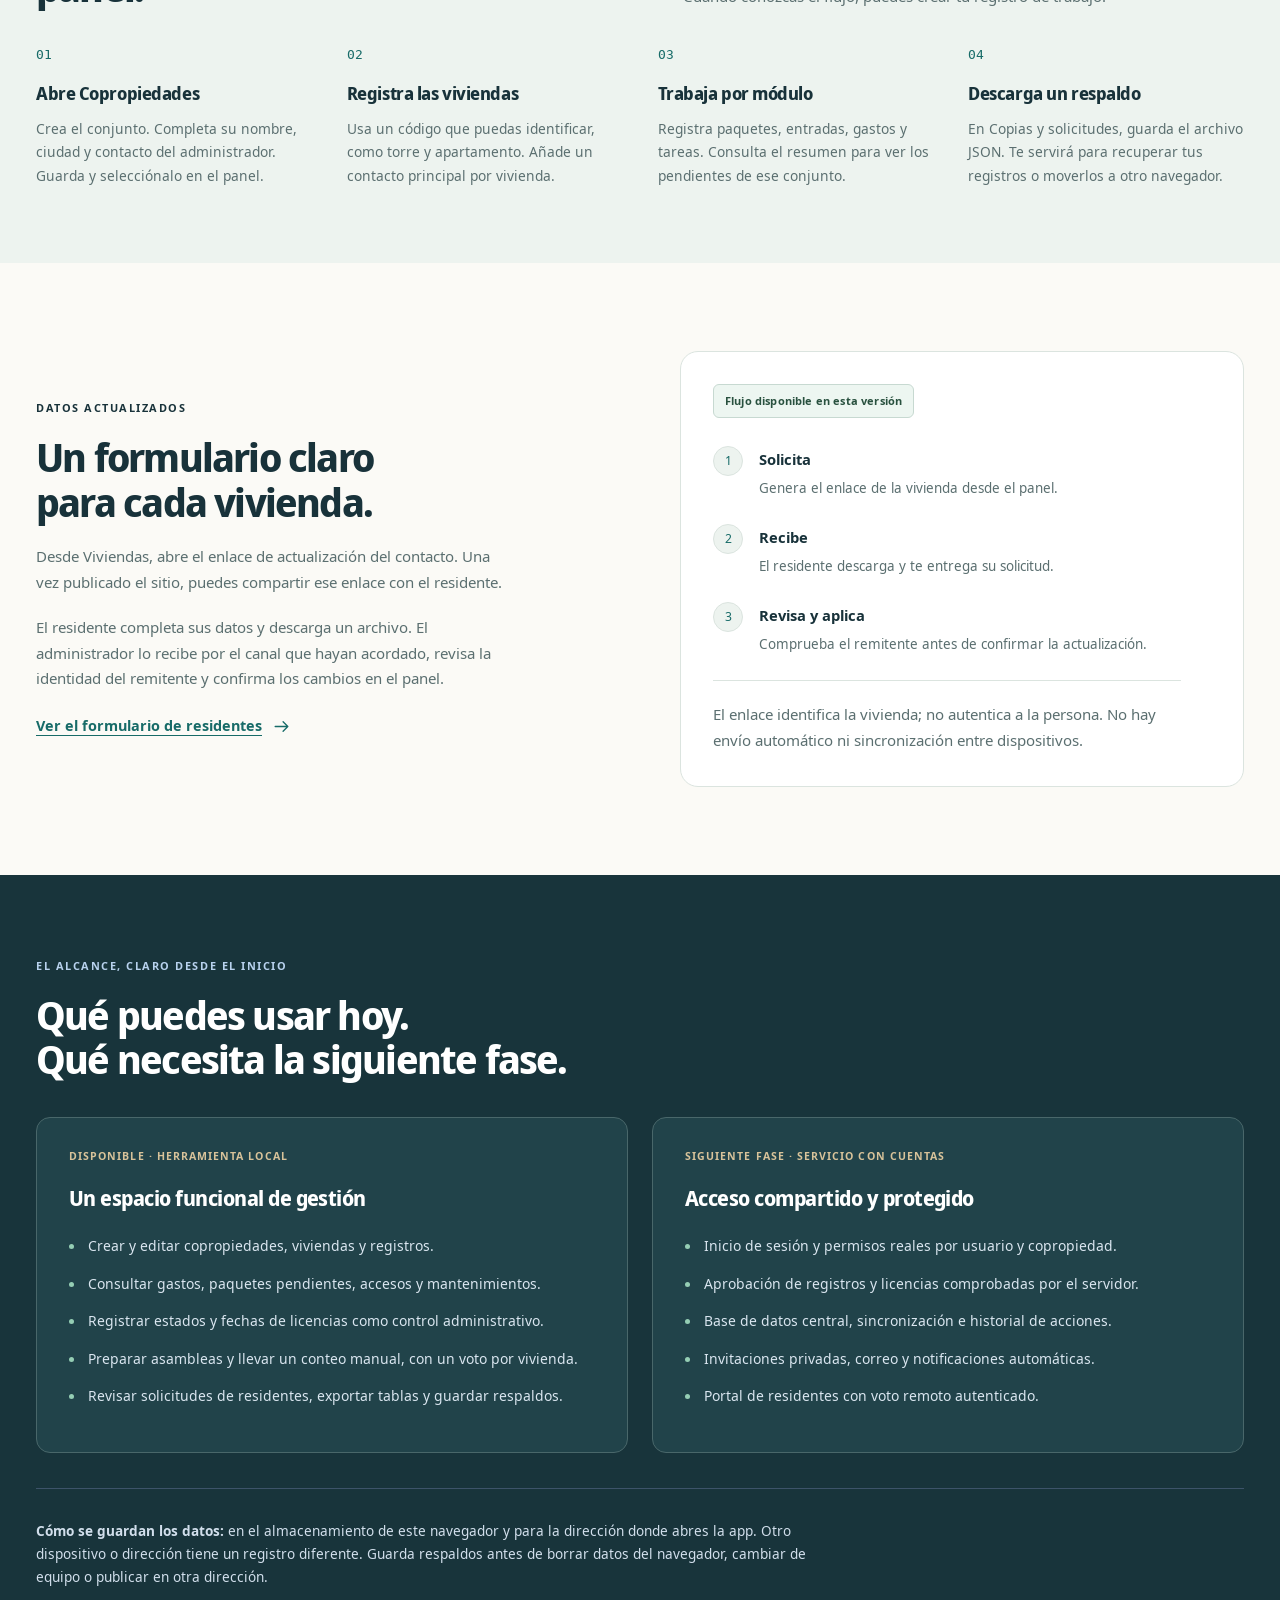
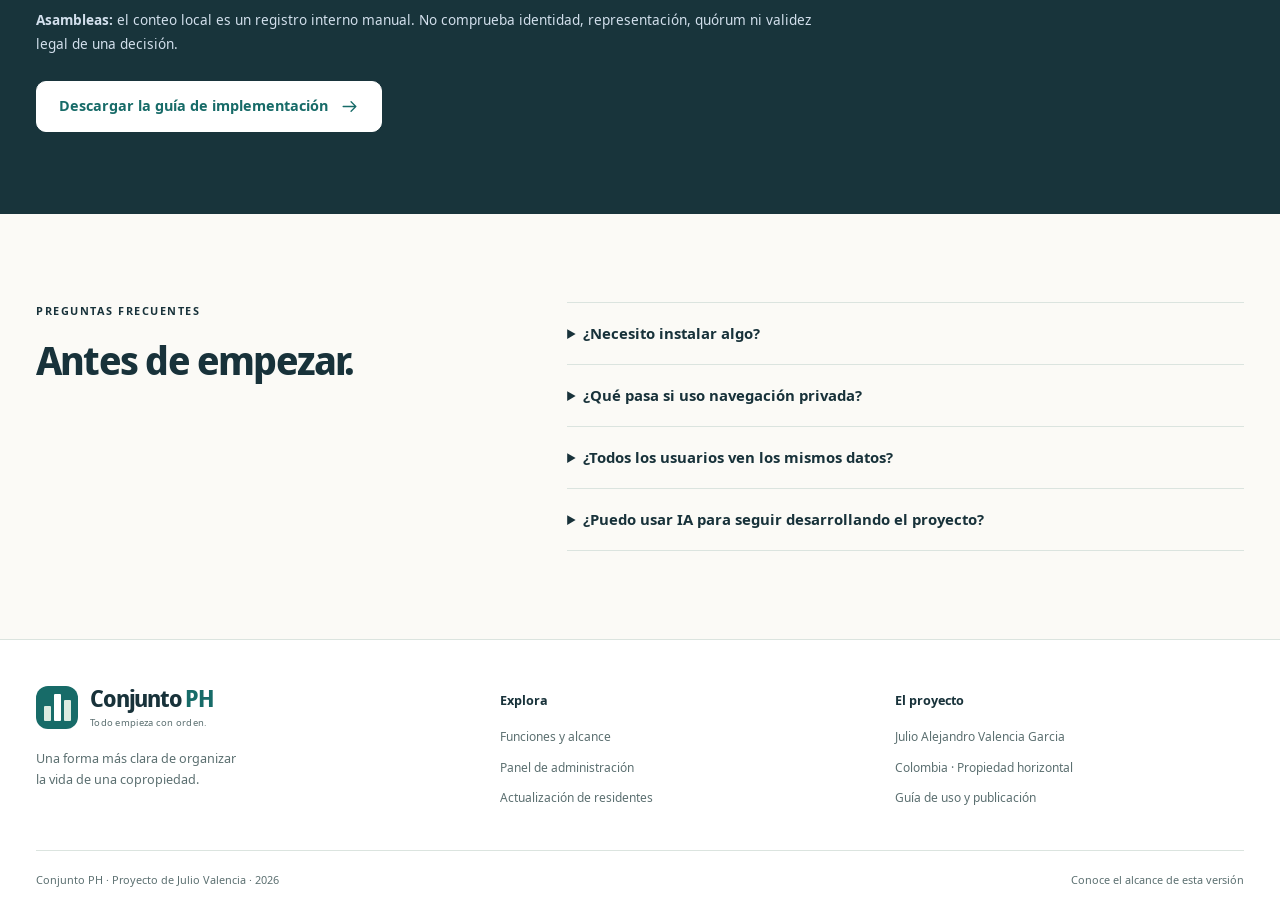
<file: servicios.html>
<!doctype html>
<html lang="es"><head><meta charset="utf-8"><meta name="viewport" content="width=device-width,initial-scale=1"><meta name="theme-color" content="#122a43"><meta name="description" content="Conoce los módulos de Conjunto PH, el flujo de actualización de residentes y el alcance local de la aplicación."><title>Funciones y alcance · Conjunto PH</title><link rel="icon" href="favicon.svg" type="image/svg+xml"><link rel="stylesheet" href="assets/fonts.css"><link rel="stylesheet" href="assets/styles.css"></head>
<body><a class="skip" href="#contenido">Saltar al contenido</a><header class="site-header"><div class="container header-inner"><a class="brand" href="index.html" aria-label="Conjunto PH, inicio"><span class="brand-symbol" aria-hidden="true"><i></i><i></i><i></i></span><span>Conjunto<span class="brand-ph">PH</span><small>Todo empieza con orden.</small></span></a><button class="nav-toggle" type="button" aria-controls="site-nav" aria-expanded="false">Menú <span aria-hidden="true">☰</span></button><nav id="site-nav" class="site-nav" aria-label="Navegación principal"><a href="index.html">Inicio</a><a href="servicios.html" aria-current="page">Funciones</a><a href="residentes.html">Residentes</a><a href="contacto.html">Contacto</a><a class="button compact" href="herramientas.html">Abrir panel <svg viewBox="0 0 24 24" aria-hidden="true" fill="none" stroke="currentColor" stroke-width="1.65" stroke-linecap="round" stroke-linejoin="round"><path d="M4 12h16m-6-6 6 6-6 6"/></svg></a></nav></div></header>
<main id="contenido">
<section class="page-hero container"><span class="eyebrow">Funciones y guía de uso</span><h1>El control del conjunto,<br><span>paso a paso.</span></h1><p class="lead">Cada módulo resuelve una tarea concreta. Aquí puedes ver cómo empezar, qué puedes hacer hoy y cómo evoluciona el proyecto.</p><a class="button" href="herramientas.html">Abrir el panel <svg viewBox="0 0 24 24" aria-hidden="true" fill="none" stroke="currentColor" stroke-width="1.65" stroke-linecap="round" stroke-linejoin="round"><path d="M4 12h16m-6-6 6 6-6 6"/></svg></a></section>
<section class="container section top-rule"><div class="section-heading"><div><span class="eyebrow">Un espacio de trabajo conectado</span><h2>Ocho módulos.<br>Tu información organizada.</h2></div><p>Selecciona una copropiedad para trabajar con sus viviendas y registros. El resumen reúne sus indicadores y pendientes a partir de los datos que tú ingresas.</p></div><div class="module-grid four"><article class="module-card"><span class="icon-box"><svg viewBox="0 0 24 24" aria-hidden="true" fill="none" stroke="currentColor" stroke-width="1.65" stroke-linecap="round" stroke-linejoin="round"><path d="M4 21V3h10v18M14 9h6v12M2 21h20M8 7h2M8 11h2M8 15h2M8 19h2M17 13h1M17 17h1"/></svg></span><h3>Copropiedades y licencias</h3><p>Organiza los conjuntos, su administrador, estado y vigencia de licencia. Los estados se registran localmente.</p></article><article class="module-card"><span class="icon-box"><svg viewBox="0 0 24 24" aria-hidden="true" fill="none" stroke="currentColor" stroke-width="1.65" stroke-linecap="round" stroke-linejoin="round"><path d="m3 10 9-7 9 7v11H3ZM9 21v-8h6v8"/></svg></span><h3>Viviendas y residentes</h3><p>Registra cada vivienda y su contacto principal. Genera un enlace para solicitar datos actualizados.</p></article><article class="module-card"><span class="icon-box"><svg viewBox="0 0 24 24" aria-hidden="true" fill="none" stroke="currentColor" stroke-width="1.65" stroke-linecap="round" stroke-linejoin="round"><path d="m3 7 9-4 9 4v10l-9 4-9-4ZM3 7l9 5 9-5M12 12v9M7.5 5l9 5"/></svg></span><h3>Paquetería</h3><p>Anota lo que llega, identifica la vivienda y deja constancia de la fecha de entrega.</p></article><article class="module-card"><span class="icon-box"><svg viewBox="0 0 24 24" aria-hidden="true" fill="none" stroke="currentColor" stroke-width="1.65" stroke-linecap="round" stroke-linejoin="round"><path d="M14 4H4v16h10M10 12h12m-4-4 4 4-4 4"/></svg></span><h3>Accesos</h3><p>Consulta las entradas registradas y completa la salida de cada visitante.</p></article><article class="module-card"><span class="icon-box"><svg viewBox="0 0 24 24" aria-hidden="true" fill="none" stroke="currentColor" stroke-width="1.65" stroke-linecap="round" stroke-linejoin="round"><path d="M5 3h14v18l-3-2-4 2-4-2-3 2ZM8 7h8M8 11h8M8 15h4"/></svg></span><h3>Control de gastos</h3><p>Registra valores en pesos colombianos y diferencia gastos pagados de pendientes.</p></article><article class="module-card"><span class="icon-box"><svg viewBox="0 0 24 24" aria-hidden="true" fill="none" stroke="currentColor" stroke-width="1.65" stroke-linecap="round" stroke-linejoin="round"><path d="M14 6a5 5 0 0 0-6 6L3 17l4 4 5-5a5 5 0 0 0 6-6l-4 3-3-3Z"/></svg></span><h3>Mantenimientos</h3><p>Ordena tareas por fecha, proveedor y estado para dar seguimiento al trabajo.</p></article><article class="module-card"><span class="icon-box"><svg viewBox="0 0 24 24" aria-hidden="true" fill="none" stroke="currentColor" stroke-width="1.65" stroke-linecap="round" stroke-linejoin="round"><path d="m8 4 4-2 5 7-4 3ZM7 10H4L2 21h20l-2-11h-3M8 15h8"/></svg></span><h3>Asambleas</h3><p>Prepara una pregunta y sus opciones. Lleva un conteo manual de un voto por vivienda.</p></article><article class="module-card"><span class="icon-box"><svg viewBox="0 0 24 24" aria-hidden="true" fill="none" stroke="currentColor" stroke-width="1.65" stroke-linecap="round" stroke-linejoin="round"><path d="M5 3h12l4 4v14H3V3ZM7 3v6h10V3M7 21v-8h10v8"/></svg></span><h3>Copias y solicitudes</h3><p>Exporta respaldos, restaura tus datos y revisa solicitudes de actualización antes de aplicarlas.</p></article></div></section>
<section class="workflow-section"><div class="container"><div class="section-heading"><div><span class="eyebrow">Para comenzar</span><h2>Tu primera sesión en el panel.</h2></div><p>Empieza con una copropiedad de prueba y datos ficticios que tú elijas. Cuando conozcas el flujo, puedes crear tu registro de trabajo.</p></div><div class="how-grid"><article><span class="how-number">01</span><h3>Abre Copropiedades</h3><p>Crea el conjunto. Completa su nombre, ciudad y contacto del administrador. Guarda y selecciónalo en el panel.</p></article><article><span class="how-number">02</span><h3>Registra las viviendas</h3><p>Usa un código que puedas identificar, como torre y apartamento. Añade un contacto principal por vivienda.</p></article><article><span class="how-number">03</span><h3>Trabaja por módulo</h3><p>Registra paquetes, entradas, gastos y tareas. Consulta el resumen para ver los pendientes de ese conjunto.</p></article><article><span class="how-number">04</span><h3>Descarga un respaldo</h3><p>En Copias y solicitudes, guarda el archivo JSON. Te servirá para recuperar tus registros o moverlos a otro navegador.</p></article></div></div></section>
<section class="section container" id="residentes"><div class="split-content"><div><span class="eyebrow">Datos actualizados</span><h2>Un formulario claro<br>para cada vivienda.</h2><p>Desde Viviendas, abre el enlace de actualización del contacto. Una vez publicado el sitio, puedes compartir ese enlace con el residente.</p><p>El residente completa sus datos y descarga un archivo. El administrador lo recibe por el canal que hayan acordado, revisa la identidad del remitente y confirma los cambios en el panel.</p><a class="text-link" href="residentes.html">Ver el formulario de residentes <svg viewBox="0 0 24 24" aria-hidden="true" fill="none" stroke="currentColor" stroke-width="1.65" stroke-linecap="round" stroke-linejoin="round"><path d="M4 12h16m-6-6 6 6-6 6"/></svg></a></div><div class="flow-card"><span class="pill">Flujo disponible en esta versión</span><ol><li><span>1</span><div><strong>Solicita</strong><p>Genera el enlace de la vivienda desde el panel.</p></div></li><li><span>2</span><div><strong>Recibe</strong><p>El residente descarga y te entrega su solicitud.</p></div></li><li><span>3</span><div><strong>Revisa y aplica</strong><p>Comprueba el remitente antes de confirmar la actualización.</p></div></li></ol><p class="fine">El enlace identifica la vivienda; no autentica a la persona. No hay envío automático ni sincronización entre dispositivos.</p></div></div></section>
<section class="scope-section" id="alcance"><div class="container"><span class="eyebrow">El alcance, claro desde el inicio</span><h2>Qué puedes usar hoy.<br>Qué necesita la siguiente fase.</h2><div class="scope-grid"><article><span class="scope-label">DISPONIBLE · HERRAMIENTA LOCAL</span><h3>Un espacio funcional de gestión</h3><ul class="check-list"><li>Crear y editar copropiedades, viviendas y registros.</li><li>Consultar gastos, paquetes pendientes, accesos y mantenimientos.</li><li>Registrar estados y fechas de licencias como control administrativo.</li><li>Preparar asambleas y llevar un conteo manual, con un voto por vivienda.</li><li>Revisar solicitudes de residentes, exportar tablas y guardar respaldos.</li></ul></article><article><span class="scope-label">SIGUIENTE FASE · SERVICIO CON CUENTAS</span><h3>Acceso compartido y protegido</h3><ul class="check-list"><li>Inicio de sesión y permisos reales por usuario y copropiedad.</li><li>Aprobación de registros y licencias comprobadas por el servidor.</li><li>Base de datos central, sincronización e historial de acciones.</li><li>Invitaciones privadas, correo y notificaciones automáticas.</li><li>Portal de residentes con voto remoto autenticado.</li></ul></article></div><div class="scope-bottom"><p><strong>Cómo se guardan los datos:</strong> en el almacenamiento de este navegador y para la dirección donde abres la app. Otro dispositivo o dirección tiene un registro diferente. Guarda respaldos antes de borrar datos del navegador, cambiar de equipo o publicar en otra dirección.</p><p><strong>Asambleas:</strong> el conteo local es un registro interno manual. No comprueba identidad, representación, quórum ni validez legal de una decisión.</p><a class="button white" href="IMPLEMENTACION_MULTIUSUARIO.md" download>Descargar la guía de implementación <svg viewBox="0 0 24 24" aria-hidden="true" fill="none" stroke="currentColor" stroke-width="1.65" stroke-linecap="round" stroke-linejoin="round"><path d="M4 12h16m-6-6 6 6-6 6"/></svg></a></div></div></section>
<section class="section container faq-section"><div><span class="eyebrow">Preguntas frecuentes</span><h2>Antes de empezar.</h2></div><div class="faq-list"><details><summary>¿Necesito instalar algo?</summary><p>Puedes abrir <strong>index.html</strong> y entrar al panel desde la carpeta. Para compartir la web, publica la carpeta completa en un alojamiento estático como Netlify. Utiliza siempre el mismo navegador y la misma dirección para trabajar sobre el mismo registro.</p></details><details><summary>¿Qué pasa si uso navegación privada?</summary><p>El navegador puede eliminar los registros al cerrar la sesión privada. Si el almacenamiento no está disponible, el panel avisa que trabaja en memoria. Descarga un respaldo antes de salir.</p></details><details><summary>¿Todos los usuarios ven los mismos datos?</summary><p>En esta versión cada navegador conserva sus propios registros. Publicar el HTML no crea una base de datos compartida ni cuentas separadas. La guía incluida explica cómo preparar esa siguiente fase.</p></details><details><summary>¿Puedo usar IA para seguir desarrollando el proyecto?</summary><p>Sí. Puedes trabajar con la guía de implementación y pedir ayuda para una tarea concreta, como diseñar un formulario o revisar una regla de validación. Usa ejemplos ficticios y revisa cada cambio antes de aplicarlo a datos reales.</p></details></div></section></main>
<footer class="site-footer"><div class="container footer-grid"><div><a class="brand" href="index.html"><span class="brand-symbol" aria-hidden="true"><i></i><i></i><i></i></span><span>Conjunto<span class="brand-ph">PH</span><small>Todo empieza con orden.</small></span></a><p>Una forma más clara de organizar<br>la vida de una copropiedad.</p></div><div><strong>Explora</strong><a href="servicios.html">Funciones y alcance</a><a href="herramientas.html">Panel de administración</a><a href="residentes.html">Actualización de residentes</a></div><div><strong>El proyecto</strong><a href="contacto.html">Julio Alejandro Valencia Garcia</a><span>Colombia · Propiedad horizontal</span><a href="LEEME.txt" download>Guía de uso y publicación</a></div></div><div class="container footer-bottom"><span>Conjunto PH · Proyecto de Julio Valencia · 2026</span><a href="servicios.html#alcance">Conoce el alcance de esta versión</a></div></footer>
<script src="configuracion.js"></script><script src="assets/app.js"></script></body></html>
</file>
<file: assets/fonts.css>
@font-face{font-family:'Site Display';src:url('fonts/display-400.woff') format('woff');font-style:normal;font-weight:400;font-display:swap}
@font-face{font-family:'Site Display';src:url('fonts/display-700.woff') format('woff');font-style:normal;font-weight:700;font-display:swap}
@font-face{font-family:'Site Text';src:url('fonts/text-400.woff') format('woff');font-style:normal;font-weight:400;font-display:swap}
@font-face{font-family:'Site Text';src:url('fonts/text-700.woff') format('woff');font-style:normal;font-weight:700;font-display:swap}
@font-face{font-family:'Site Mono';src:url('fonts/mono-400.woff') format('woff');font-style:normal;font-weight:400;font-display:swap}
:root{--font-head:'Site Display',Georgia,serif;--font-body:'Site Text',Arial,sans-serif;--font-mono:'Site Mono',monospace}
</file>
<file: assets/styles.css>
:root{--ink:#122a43;--blue:#2559d6;--blue-dark:#173d99;--muted:#52667b;--line:#dce4eb;--ice:#eff5fa;--mint:#d9efe5;--white:#fff;--paper:#fbfcfe;--radius:18px;color-scheme:light}
*{box-sizing:border-box}html{scroll-behavior:smooth;scroll-padding-top:105px}body{margin:0;color:var(--ink);background:var(--paper);font-family:var(--font-body,Arial,sans-serif);font-size:16px;line-height:1.7;-webkit-font-smoothing:antialiased}a{color:inherit;text-underline-offset:4px}a,button,input,select,textarea{touch-action:manipulation}button,input,select,textarea{font:inherit}button{cursor:pointer}button:disabled{cursor:not-allowed}img,svg{max-width:100%}a:focus-visible,button:focus-visible,input:focus-visible,select:focus-visible,textarea:focus-visible,summary:focus-visible{outline:3px solid #bf6b22;outline-offset:4px}h1,h2,h3{font-family:var(--font-head,Arial,sans-serif);font-weight:700;line-height:1.12;letter-spacing:-.045em;margin-top:0}h1{font-size:clamp(2.7rem,5.05vw,4.5rem);margin-bottom:25px;line-height:1.065}h1 span{color:var(--blue)}h2{font-size:clamp(1.9rem,3.1vw,2.8rem);margin-bottom:20px}h3{font-size:1.2rem;letter-spacing:-.025em;line-height:1.3;margin-bottom:12px}p{margin:0 0 20px}ul,ol{padding-left:23px}li{margin-bottom:8px}[hidden]{display:none!important}.container{width:min(1220px,calc(100% - 72px));margin:0 auto}.skip{position:fixed;top:-100px;left:20px;background:var(--ink);color:white;padding:12px 18px;z-index:100}.skip:focus{top:12px}.site-header{background:rgba(251,252,254,.97);border-bottom:1px solid var(--line);position:sticky;top:0;z-index:50}.header-inner{display:flex;align-items:center;justify-content:space-between;min-height:90px;gap:24px}.brand{display:inline-flex;align-items:center;gap:12px;text-decoration:none;font-family:var(--font-head,Arial,sans-serif);font-size:1.43rem;font-weight:700;letter-spacing:-.05em;line-height:1.1;flex-shrink:0}.brand-ph{color:var(--blue);margin-left:3px}.brand small{display:block;font-family:var(--font-body,Arial,sans-serif);font-size:.59rem;letter-spacing:.03em;font-weight:400;margin-top:6px;color:var(--muted)}.brand-symbol{display:flex;align-items:flex-end;justify-content:center;gap:3px;width:42px;height:43px;padding:8px 7px;background:var(--blue);border-radius:11px}.brand-symbol i{background:var(--mint);width:7px;height:15px;border-radius:1px}.brand-symbol i:nth-child(2){height:27px;background:white}.brand-symbol i:nth-child(3){height:21px}.site-nav{display:flex;align-items:center;gap:28px;font-size:.84rem;font-weight:700}.site-nav>a{text-decoration:none;white-space:nowrap}.site-nav>a[aria-current=page]:not(.button){color:var(--blue);text-decoration:underline;text-decoration-thickness:2px;text-underline-offset:10px}.site-nav>a:hover:not(.button){color:var(--blue)}.nav-toggle{display:none;background:transparent;border:1px solid var(--line);color:var(--ink);border-radius:8px;padding:9px 12px;font-size:.85rem;gap:12px;align-items:center}.button{display:inline-flex;align-items:center;justify-content:center;gap:12px;background:var(--blue);border:1px solid var(--blue);color:white;padding:14px 22px;min-height:49px;border-radius:9px;text-decoration:none;font-size:.9rem;font-weight:700;line-height:1.45;transition:background .18s,transform .18s;max-width:100%;text-align:center}.button:hover{background:var(--blue-dark);border-color:var(--blue-dark);transform:translateY(-2px)}.button svg,.text-link svg{width:19px;height:19px;flex-shrink:0}.button.compact{padding:11px 17px;min-height:44px;font-size:.8rem}.button.secondary{background:transparent;color:var(--ink);border-color:#b9c8d5}.button.secondary:hover{background:var(--ice);border-color:var(--blue)}.button.white{background:white;border-color:white;color:var(--blue)}.button.white:hover{background:var(--mint);border-color:var(--mint);color:var(--ink)}.text-link{display:inline-flex;gap:10px;align-items:center;font-size:.9rem;font-weight:700;text-decoration-thickness:1px}.actions{display:flex;flex-wrap:wrap;align-items:center;gap:23px}.eyebrow{display:flex;align-items:center;gap:9px;font-size:.68rem;font-weight:700;letter-spacing:.14em;text-transform:uppercase;margin-bottom:19px;line-height:1.6}.mini-line{width:25px;height:2px;background:var(--blue)}.lead{font-size:1.08rem;line-height:1.8;color:var(--muted);max-width:54ch}.muted{color:var(--muted)}.fine{font-size:.8rem;color:var(--muted);line-height:1.75}.pill{display:inline-flex;align-items:center;padding:7px 11px;border:1px solid #c7d9d1;border-radius:6px;background:#edf6f1;color:#29513f;font-size:.69rem;font-weight:700;line-height:1.6;letter-spacing:.015em}.home-hero{background:linear-gradient(180deg,#f3f8fc 0%,var(--paper) 100%)}.hero-grid{display:grid;grid-template-columns:1fr 1fr;gap:50px;align-items:center;padding-top:66px;padding-bottom:58px}.hero-copy{padding:12px 0}.hero-copy .lead{font-size:1.04rem;max-width:44ch;margin-bottom:31px}.hero-copy h1{max-width:13ch}.hero-copy .actions{gap:20px}.hero-copy .text-link{font-size:.8rem}.local-note{display:flex;align-items:flex-start;gap:10px;margin-top:29px;color:var(--muted);font-size:.72rem;line-height:1.65}.status-dot{display:inline-block;width:7px;height:7px;flex:0 0 7px;border-radius:50%;background:#287657;margin-top:6px}.local-note a{text-decoration-color:#a1b1bf}.hero-art{position:relative;background:#dceaf7;border-radius:26px;overflow:hidden;min-width:0;aspect-ratio:1.12}.hero-art>img{display:block;width:100%;height:100%;object-fit:cover;object-position:57% 50%;position:absolute;inset:0}.art-tag{position:absolute;top:27px;left:28px;z-index:2;font-size:.71rem;line-height:1.6;font-weight:700;color:#284c70;letter-spacing:.015em}.art-caption{position:absolute;bottom:24px;left:24px;right:24px;background:rgba(255,255,255,.96);box-shadow:0 12px 32px #17385815;border:1px solid white;border-radius:12px;padding:15px 17px;display:flex;align-items:center;gap:13px}.art-caption strong{display:block;font-size:.81rem;line-height:1.4}.art-caption span:not(.icon-box){display:block;font-size:.67rem;color:var(--muted);margin-top:4px}.icon-box{width:43px;height:43px;display:inline-flex;align-items:center;justify-content:center;background:#eaf0ff;color:var(--blue);border-radius:11px;flex-shrink:0}.icon-box svg{width:23px;height:23px}.icon-box.mint{background:var(--mint);color:#215843}.icon-box.large{height:59px;width:59px;border-radius:15px}.icon-box.large svg{width:29px;height:29px}.quick-strip{display:flex;justify-content:space-between;gap:22px;align-items:center;padding-top:26px;padding-bottom:26px;border-top:1px solid var(--line);border-bottom:1px solid var(--line);font-size:.75rem;font-weight:700;line-height:1.5}.quick-strip>span{display:flex;align-items:center;gap:8px}.quick-strip>span:first-child{font-weight:400;color:var(--muted)}.quick-strip svg{width:18px;height:18px;color:#307653;flex-shrink:0}.section{padding-top:88px;padding-bottom:88px}.section-small{padding-top:25px;padding-bottom:90px}.section-heading{display:grid;grid-template-columns:1fr 1fr;gap:85px;align-items:end;margin-bottom:38px}.section-heading h2{margin-bottom:0;max-width:22ch}.section-heading>p,.section-heading>div>p{font-size:.94rem;color:var(--muted);margin-bottom:0;max-width:56ch}.section-heading>div>.pill{margin-bottom:15px}.module-grid{display:grid;grid-template-columns:repeat(3,minmax(0,1fr));gap:18px}.module-card{padding:28px 27px;background:white;border:1px solid var(--line);border-radius:15px;min-width:0}.module-card h3{font-size:1.12rem;margin-top:20px;margin-bottom:10px}.module-card p{font-size:.88rem;color:var(--muted);margin:0;line-height:1.75}.module-grid.four{grid-template-columns:repeat(4,minmax(0,1fr));gap:16px}.module-grid.four .module-card{padding:24px 22px}.module-grid.four h3{font-size:1.04rem;min-height:2.6em}.module-grid.four p{font-size:.83rem}.more-link{margin-top:27px;color:var(--blue)}.workflow-section{background:var(--ice);padding:76px 0}.workflow-grid{display:grid;grid-template-columns:1fr 1fr;gap:95px;align-items:center}.workflow-grid>div>p{max-width:44ch;font-size:.94rem}.workflow-grid .button{margin-top:7px}.steps{list-style:none;padding:0;margin:0;display:flex;flex-direction:column;gap:29px}.steps li{display:flex;gap:22px;margin:0;position:relative}.steps li:not(:last-child):after{content:'';position:absolute;top:47px;left:22px;width:1px;bottom:-29px;background:#cad9e3}.steps>li>span{flex:0 0 45px;height:45px;border:1px solid #c5d6e4;background:var(--ice);border-radius:50%;display:flex;align-items:center;justify-content:center;font:400 .8rem var(--font-mono,monospace);color:var(--blue);z-index:1}.steps h3{font-size:1.1rem;margin:2px 0 9px}.steps p{font-size:.88rem;color:var(--muted);margin:0;max-width:43ch}.role-grid{display:grid;grid-template-columns:repeat(3,minmax(0,1fr));gap:30px}.role-grid article{border-top:2px solid var(--blue);padding-top:22px}.role-number{font-size:.64rem;letter-spacing:.12em;font-weight:700;color:var(--muted);display:block;margin-bottom:22px}.role-grid h3{font-size:1.23rem}.role-grid p{font-size:.9rem;color:var(--muted);margin:0}.section-footnote{font-size:.77rem;color:var(--muted);margin:28px 0 0}.cta-wrap{padding-bottom:85px}.cta{background:var(--blue);color:white;border-radius:22px;padding:52px 58px;display:flex;justify-content:space-between;align-items:center;gap:50px;overflow:hidden}.cta .eyebrow{color:#d5e3ff}.cta h2{font-size:clamp(1.9rem,3.3vw,3rem);margin-bottom:15px}.cta p{color:#e1eaff;font-size:.91rem;margin:0}.cta .button{flex-shrink:0}.site-footer{background:white;border-top:1px solid var(--line);padding-top:46px}.footer-grid{display:grid;grid-template-columns:1.2fr 1fr 1fr;gap:45px;padding-bottom:42px}.footer-grid>div{display:flex;align-items:flex-start;flex-direction:column;gap:10px}.footer-grid>div>strong{font-size:.79rem;margin:4px 0 6px}.footer-grid>div>a:not(.brand),.footer-grid>div>span{font-size:.75rem;color:var(--muted);text-decoration:none}.footer-grid>div>a:hover:not(.brand){text-decoration:underline}.footer-grid p{font-size:.79rem;color:var(--muted);margin:9px 0 0}.footer-bottom{display:flex;justify-content:space-between;gap:20px;border-top:1px solid var(--line);padding:20px 0 24px;font-size:.68rem;color:var(--muted)}.footer-bottom a{text-decoration:none}.page-hero{padding-top:65px;padding-bottom:62px}.page-hero h1{font-size:clamp(2.6rem,5.1vw,4.3rem);max-width:24ch}.page-hero .lead{max-width:66ch;margin-bottom:25px}.compact-hero{padding-bottom:35px}.top-rule{border-top:1px solid var(--line)}.how-grid{display:grid;grid-template-columns:repeat(4,minmax(0,1fr));gap:35px}.how-number{display:block;font:400 .8rem var(--font-mono,monospace);color:var(--blue);margin-bottom:20px}.how-grid h3{font-size:1.1rem}.how-grid p{font-size:.86rem;color:var(--muted);margin:0}.split-content{display:grid;grid-template-columns:1fr 1fr;gap:80px;align-items:center}.split-content>div>p{font-size:.94rem;color:var(--muted);max-width:52ch}.flow-card{background:white;border:1px solid var(--line);border-radius:18px;padding:32px}.flow-card ol{list-style:none;padding:0;margin:28px 0 24px}.flow-card li{display:flex;gap:16px;margin-bottom:24px}.flow-card li>span{background:var(--ice);border:1px solid var(--line);width:30px;height:30px;flex:0 0 30px;display:flex;align-items:center;justify-content:center;border-radius:50%;font-size:.76rem;color:var(--blue)}.flow-card strong{font-size:.92rem}.flow-card li p{font-size:.84rem;margin:4px 0 0;color:var(--muted)}.flow-card>.fine{margin:0;border-top:1px solid var(--line);padding-top:20px}.scope-section{background:var(--ink);color:white;padding:82px 0}.scope-section .eyebrow{color:#b8d2ee}.scope-section h2{max-width:30ch}.scope-grid{display:grid;grid-template-columns:1fr 1fr;gap:24px;margin-top:35px}.scope-grid>article{padding:30px 32px;border:1px solid #3f566c;border-radius:14px;background:#1c3650}.scope-label{display:block;color:#b9dfca;font-size:.66rem;letter-spacing:.1em;font-weight:700;margin-bottom:19px}.scope-grid h3{font-size:1.3rem}.check-list{list-style:none;padding:0;margin:22px 0 0}.check-list li{position:relative;padding-left:19px;color:#dae6f0;font-size:.87rem;margin-bottom:14px}.check-list li:before{content:'';position:absolute;width:5px;height:5px;left:0;top:10px;border-radius:50%;background:#95ceb4}.scope-bottom{border-top:1px solid #3d5369;margin-top:35px;padding-top:30px}.scope-bottom p{max-width:100ch;font-size:.85rem;color:#d2dfec}.scope-bottom .button{margin-top:6px}.faq-section{display:grid;grid-template-columns:.8fr 1.2fr;gap:80px}.faq-list details{border-bottom:1px solid var(--line);padding:19px 0}.faq-list details:first-child{border-top:1px solid var(--line)}.faq-list summary{font-weight:700;font-size:.93rem;cursor:pointer;line-height:1.55;padding-right:15px}.faq-list p{font-size:.88rem;color:var(--muted);margin:17px 0 5px}.portal-layout{display:grid;grid-template-columns:minmax(0,1.5fr) minmax(240px,1fr);gap:55px;align-items:start}.portal-main{min-width:0}.portal-aside{padding-top:10px}.empty-card{padding:40px;background:white;border:1px solid var(--line);border-radius:18px}.empty-card h2{font-size:1.7rem;margin:25px 0 15px}.empty-card p{font-size:.91rem;color:var(--muted)}.empty-card .fine{font-size:.8rem}.empty-card .button{margin-top:8px}.compact-steps{list-style:none;padding:0;margin:25px 0 30px}.compact-steps li{margin-bottom:22px}.compact-steps strong{font-size:.88rem}.compact-steps p{font-size:.82rem;color:var(--muted);margin:5px 0 0;max-width:40ch}.soft-note{background:var(--ice);border-radius:12px;padding:23px}.soft-note strong{font-size:.83rem;line-height:1.6;display:block}.soft-note p{margin:8px 0 0;font-size:.79rem;color:var(--muted)}.context-card{border:1px solid #bcd9cb;background:#edf6f1;border-radius:14px;padding:22px 25px;display:flex;align-items:center;gap:18px;margin-bottom:22px}.context-card .eyebrow{font-size:.61rem;color:#426553;margin-bottom:7px}.context-card h2{font-size:1.4rem;margin:0 0 6px;overflow-wrap:anywhere}.context-card p{font-size:.85rem;margin:0;overflow-wrap:anywhere}.form-card{background:white;border:1px solid var(--line);padding:32px;border-radius:18px}.form-card h2{font-size:1.65rem;margin-bottom:13px}.form-card .pill{margin-bottom:22px}.form-card>.muted{font-size:.88rem}.field{margin:0 0 21px;min-width:0}.field label{display:block;font-size:.84rem;font-weight:700;margin-bottom:7px}.field input,.field select,.field textarea{display:block;width:100%;min-width:0;color:var(--ink);background:#fff;border:1px solid #a8b9c9;border-radius:8px;padding:12px 13px;font-size:1rem;line-height:1.5;min-height:49px}.field textarea{resize:vertical}.field input:hover,.field select:hover,.field textarea:hover{border-color:#738da5}.two-fields{display:grid;grid-template-columns:1fr 1fr;gap:18px}.checkbox-label{display:flex;align-items:flex-start;gap:12px;margin:5px 0 26px;font-size:.8rem;color:var(--muted);line-height:1.65}.checkbox-label input{width:18px;height:18px;flex:0 0 18px;accent-color:var(--blue);margin:3px 0 0}.form-card>.fine{margin-top:17px;margin-bottom:0}.result-card{margin-top:24px;padding:29px 30px;background:#edf6f1;border:1px solid #b9d6c7;border-radius:15px}.result-card h2{font-size:1.5rem;margin:15px 0}.result-card>p{font-size:.86rem}.result-card .actions{gap:12px}.summary-box{white-space:pre-wrap;overflow-wrap:anywhere;font:400 .79rem/1.85 var(--font-mono,monospace);background:rgba(255,255,255,.7);padding:18px;border-radius:8px;margin:18px 0 23px;max-width:100%;user-select:text}.result-card .fine{margin:16px 0 0;font-size:.77rem}.status-message{color:#2d5741;font-size:.84rem;font-weight:700;line-height:1.65;margin:17px 0 0;min-height:1.7em;overflow-wrap:anywhere}.status-message.error{color:#a03434}.contact-layout{display:grid;grid-template-columns:.85fr 1.15fr;gap:85px;align-items:start}.contact-info{padding-top:10px;min-width:0}.contact-info h2{font-size:2rem;margin:25px 0 18px}.contact-info>p{color:var(--muted);font-size:.9rem;margin-top:24px;max-width:45ch}.contact-info>.fine{font-size:.79rem;border-top:1px solid var(--line);padding-top:25px}.contact-email{display:flex;gap:10px;align-items:center;font-size:.95rem;font-weight:700;overflow-wrap:anywhere;text-decoration:none;color:var(--blue)}.contact-email svg{width:21px;height:21px;flex:0 0 21px}.configured-links{display:flex;flex-wrap:wrap;gap:20px;align-items:center;margin-top:22px}.error-page{min-height:65vh;padding-top:95px;padding-bottom:95px}.error-page .lead{max-width:59ch}
.status-message[data-state=error]{color:#a03434}.field [aria-invalid=true]{border-color:#a03434}
@media(min-width:1600px){.hero-grid{padding-top:82px;padding-bottom:75px}.hero-art{aspect-ratio:1.1}}
@media(max-width:1100px){.container{width:calc(100% - 48px)}.site-nav{gap:20px;font-size:.78rem}.brand{font-size:1.3rem}.hero-grid{gap:30px}.hero-copy h1{font-size:clamp(2.8rem,5vw,3.7rem)}.hero-copy .actions{gap:15px}.hero-copy .button{font-size:.8rem;padding:13px 17px}.hero-art{aspect-ratio:1}.art-caption{left:17px;right:17px;bottom:17px;padding:13px}.art-caption strong{font-size:.74rem}.art-caption span:not(.icon-box){font-size:.63rem}.section-heading{gap:50px}.module-grid.four{grid-template-columns:repeat(2,minmax(0,1fr))}.module-grid.four h3{min-height:0}.workflow-grid,.split-content{gap:55px}.contact-layout{gap:45px}.two-fields{grid-template-columns:1fr;gap:0}.portal-layout{gap:35px}.how-grid{gap:25px}.scope-grid>article{padding:26px}.cta{padding:44px 40px}}
@media(max-width:850px){.header-inner{min-height:78px}.nav-toggle{display:inline-flex}.site-nav{display:none;position:absolute;top:78px;left:0;right:0;padding:22px 24px;background:white;border-bottom:1px solid var(--line);box-shadow:0 10px 20px #122a4310;flex-direction:column;align-items:stretch;gap:5px}.site-nav.is-open{display:flex}.site-nav>a{padding:11px 0;font-size:.9rem}.site-nav>a[aria-current=page]:not(.button){text-underline-offset:5px}.site-nav>a.button{padding:12px 15px;margin-top:8px}.hero-grid{padding-top:42px;gap:26px}.hero-copy h1{font-size:clamp(2.7rem,5.4vw,3.7rem)}.hero-copy .lead{font-size:.94rem}.hero-copy .actions{align-items:flex-start;flex-direction:column}.hero-art{aspect-ratio:.83}.art-tag{left:20px;top:20px;font-size:.65rem}.art-caption{gap:10px;padding:12px}.art-caption .icon-box{display:none}.quick-strip{font-size:.69rem;gap:15px;flex-wrap:wrap}.quick-strip>span:first-child{width:100%}.section{padding-top:65px;padding-bottom:65px}.section-heading{gap:30px}.module-grid{grid-template-columns:repeat(2,minmax(0,1fr))}.workflow-grid{gap:35px}.workflow-section{padding:60px 0}.workflow-grid .button{font-size:.8rem}.role-grid{gap:20px}.role-grid h3{font-size:1.08rem;letter-spacing:-.035em;overflow-wrap:anywhere}.role-grid p{font-size:.83rem}.role-number{font-size:.6rem;letter-spacing:.08em}.cta{gap:30px}.cta .button{font-size:.79rem;padding:13px 17px}.footer-grid{grid-template-columns:1fr 1fr;gap:30px}.footer-grid>div:first-child{grid-column:1/-1}.page-hero{padding-top:48px;padding-bottom:45px}.how-grid{grid-template-columns:1fr 1fr;row-gap:30px}.split-content{gap:30px}.flow-card{padding:24px}.scope-section{padding:60px 0}.scope-grid{gap:18px}.scope-grid>article{padding:24px}.scope-label{font-size:.6rem}.scope-grid h3{font-size:1.15rem}.faq-section{gap:30px}.portal-layout{grid-template-columns:minmax(0,1.3fr) minmax(200px,1fr);gap:27px}.form-card{padding:25px}.empty-card{padding:28px}.portal-aside .soft-note{padding:18px}.contact-layout{gap:35px}.contact-info h2{font-size:1.75rem}.contact-email{font-size:.85rem}.contact-info .pill{font-size:.61rem}.contact-info>p{font-size:.85rem}.section-small{padding-top:10px;padding-bottom:65px}}
@media(max-width:650px){html{scroll-padding-top:95px}.container{width:calc(100% - 36px)}.hero-grid{grid-template-columns:1fr;padding-top:32px;padding-bottom:33px;gap:27px}.hero-copy h1{font-size:clamp(2.85rem,9.7vw,4rem);max-width:15ch}.hero-copy{padding:0}.hero-copy .lead{font-size:1rem;max-width:48ch}.hero-copy .actions{flex-direction:row;align-items:center;gap:20px}.hero-copy .button{font-size:.85rem}.hero-copy .text-link{font-size:.83rem}.local-note{margin-top:23px}.hero-art{aspect-ratio:1.28;border-radius:18px}.hero-art>img{object-position:56% 50%}.art-caption .icon-box{display:inline-flex}.art-caption strong{font-size:.81rem}.art-caption span:not(.icon-box){font-size:.67rem}.art-tag{font-size:.72rem}.quick-strip{padding:21px 0;gap:15px 22px;font-size:.71rem}.quick-strip>span:first-child{font-size:.73rem}.section-heading{grid-template-columns:1fr;gap:20px;margin-bottom:28px}.section-heading>p,.section-heading>div>p{font-size:.9rem;max-width:none}.section-heading h2{max-width:24ch}.module-card{padding:23px 22px}.module-card p{font-size:.85rem}.module-card h3{font-size:1.05rem}.workflow-grid{grid-template-columns:1fr;gap:35px}.workflow-grid>div>p{max-width:55ch}.steps{gap:25px}.steps li:not(:last-child):after{bottom:-25px}.steps p{max-width:none}.role-grid{grid-template-columns:1fr;gap:25px}.role-grid article{padding-top:18px}.role-grid h3{font-size:1.25rem}.role-grid p{font-size:.89rem;max-width:58ch}.role-number{margin-bottom:14px;font-size:.65rem}.cta{display:block;padding:33px 29px;border-radius:16px}.cta .button{margin-top:25px;font-size:.87rem}.cta p{font-size:.85rem}.cta-wrap{padding-bottom:60px}.footer-grid{gap:26px}.footer-grid>div>a:not(.brand),.footer-grid>div>span{font-size:.7rem}.footer-bottom{flex-direction:column;gap:8px;font-size:.65rem}.page-hero h1{font-size:clamp(2.45rem,8.7vw,3.7rem)}.page-hero .lead{font-size:.98rem}.split-content{grid-template-columns:1fr;gap:25px}.flow-card{padding:27px}.scope-grid{grid-template-columns:1fr}.scope-grid h3{font-size:1.25rem}.scope-label{font-size:.65rem}.scope-bottom p{font-size:.82rem}.faq-section{grid-template-columns:1fr;gap:9px}.portal-layout{grid-template-columns:1fr;gap:30px}.portal-aside{border-top:1px solid var(--line);padding-top:30px}.portal-aside .compact-steps p{max-width:none}.portal-aside .soft-note{padding:23px}.form-card{padding:26px}.context-card{padding:21px}.contact-layout{grid-template-columns:1fr;gap:33px}.contact-info>p{max-width:none}.contact-info h2{font-size:2rem}.contact-info>.fine{font-size:.8rem}.contact-info .pill{font-size:.68rem}.contact-email{font-size:1rem}.two-fields{grid-template-columns:1fr 1fr;gap:15px}.form-card h2{font-size:1.6rem}.contact-info .large{display:none}.contact-info h2{margin-top:0}.error-page{padding-top:70px;padding-bottom:70px}}
@media(max-width:420px){body{font-size:16px}.container{width:calc(100% - 32px)}.brand{font-size:1.23rem;gap:10px}.brand-symbol{width:38px;height:40px;padding:7px 6px}.brand small{font-size:.55rem}.header-inner{gap:15px}.nav-toggle{padding:8px 10px;font-size:.8rem}.hero-copy h1{font-size:clamp(2.6rem,10.3vw,3.25rem)}.hero-copy .eyebrow{font-size:.59rem;letter-spacing:.1em}.hero-copy .actions{gap:17px}.hero-copy .lead{font-size:.96rem}.hero-art{aspect-ratio:1.09}.art-tag{font-size:.65rem}.art-caption{left:13px;right:13px;bottom:13px;padding:12px;gap:10px}.art-caption .icon-box{width:35px;height:35px}.art-caption strong{font-size:.72rem}.art-caption span:not(.icon-box){font-size:.61rem}.quick-strip{display:grid;grid-template-columns:1fr;gap:11px}.quick-strip>span:first-child{margin-bottom:2px}.section{padding-top:52px;padding-bottom:52px}.section-heading h2,h2{font-size:1.95rem}.module-grid,.module-grid.four{grid-template-columns:1fr}.module-card{padding:24px}.module-card h3{font-size:1.15rem;margin-top:17px}.module-card p,.module-grid.four p{font-size:.87rem}.module-grid.four h3{font-size:1.13rem}.workflow-section{padding:49px 0}.workflow-grid{gap:30px}.steps li{gap:15px}.steps h3{font-size:1.05rem}.steps p{font-size:.84rem}.cta{padding:29px 24px}.cta h2{font-size:1.9rem}.cta .eyebrow{font-size:.61rem}.footer-grid{grid-template-columns:1fr;gap:29px}.footer-grid>div:first-child{grid-column:auto}.footer-grid>div>a:not(.brand),.footer-grid>div>span{font-size:.77rem}.footer-bottom{font-size:.64rem}.page-hero{padding-top:38px;padding-bottom:35px}.page-hero h1{font-size:clamp(2.2rem,9vw,3rem)}.page-hero .lead{font-size:.94rem}.how-grid{grid-template-columns:1fr;gap:25px}.how-number{margin-bottom:12px}.how-grid h3{font-size:1.15rem;margin-bottom:10px}.how-grid p{font-size:.87rem}.scope-grid>article{padding:25px 23px}.scope-section h2{font-size:1.9rem}.scope-bottom .button{font-size:.78rem;padding:13px 15px}.form-card{padding:24px 20px}.two-fields{grid-template-columns:1fr;gap:0}.empty-card{padding:27px 23px}.empty-card h2{font-size:1.5rem}.empty-card .button{font-size:.8rem;padding:13px 16px}.context-card{padding:18px;gap:13px}.context-card>.icon-box{display:none}.context-card h2{font-size:1.3rem}.form-card h2{font-size:1.5rem}.form-card .button{font-size:.81rem;padding:13px 16px}.form-card .pill{font-size:.6rem}.result-card{padding:25px 22px}.result-card .button{width:100%;font-size:.8rem}.result-card .actions{gap:12px}.summary-box{font-size:.71rem;padding:15px}.contact-info h2{font-size:1.85rem}.contact-email{font-size:.88rem}.section-small{padding-bottom:52px}}
@media(prefers-reduced-motion:reduce){html{scroll-behavior:auto}*,*:before,*:after{animation:none!important;transition:none!important}.button:hover{transform:none}}
@media print{body{background:white;color:#111;font-size:11pt}.container{width:100%}.site-header,.site-footer,.nav-toggle,.button,.hero-art,.configured-links{display:none!important}.section,.section-small,.page-hero,.workflow-section,.scope-section{padding:20px 0}.hero-grid,.section-heading,.workflow-grid,.split-content,.scope-grid,.portal-layout,.contact-layout{display:block}.module-grid,.module-grid.four,.role-grid,.how-grid{grid-template-columns:1fr 1fr}.scope-section,.scope-grid>article{background:white;color:#111}.scope-grid>article{border:1px solid #aaa}.scope-label,.check-list li,.scope-bottom p{color:#333}.scope-grid>article,.module-card,.form-card,.result-card{break-inside:avoid}.hero-copy h1,.page-hero h1{font-size:30pt}.summary-box{white-space:pre-wrap}.faq-list details>*{display:block}.scope-bottom{border-color:#aaa}.cta-wrap{display:none}}

/* Identidad visual renovada · Conjunto PH */
:root{--ink:#18323a;--blue:#176b68;--blue-dark:#105451;--muted:#5b6f70;--line:#dbe4df;--ice:#edf3ef;--mint:#dcebe1;--paper:#fbfaf6}
h1 span{color:#176b68}
.site-header{background:rgba(251,250,246,.96);backdrop-filter:blur(14px)}
.brand-symbol{background:#176b68;border-radius:12px}
.brand-ph{color:#176b68}
.button{background:#176b68;border-color:#176b68;border-radius:10px}
.button:hover{background:#105451;border-color:#105451}
.text-link,.more-link{color:#176b68}
.icon-box{background:#e5efeb;color:#176b68}
.icon-box.mint{background:#dcebe1;color:#315f4b}
.home-hero{background:linear-gradient(125deg,#f0f4ef 0%,#fbfaf6 65%,#f3eee4 100%)}
.hero-grid{padding-top:78px;padding-bottom:72px;gap:64px}
.hero-copy h1{font-size:clamp(3rem,5.4vw,5rem);letter-spacing:-.055em}
.hero-art{aspect-ratio:1.12;border-radius:26px;background:#dce8e0;box-shadow:0 24px 60px rgba(24,50,58,.13)}
.hero-art>img{object-position:center}
.art-tag{color:#244d4b}
.art-caption{border-radius:14px;box-shadow:0 16px 38px rgba(24,50,58,.14)}
.quick-strip svg{color:#47816a}
.module-card{border-radius:17px;box-shadow:0 5px 20px rgba(24,50,58,.035);transition:transform .2s,box-shadow .2s}
.module-card:hover{transform:translateY(-4px);box-shadow:0 16px 32px rgba(24,50,58,.08)}
.workflow-section{background:#edf3ef}
.steps>li>span{color:#176b68}
.role-grid article{border-color:#b18a58}
.cta{background:linear-gradient(115deg,#173d43,#176b68);box-shadow:0 20px 45px rgba(24,50,58,.15)}
.scope-section{background:#18343b}
.scope-grid>article{background:#21434a;border-color:#49676a}
.scope-label{color:#d8c39a}
@media(max-width:650px){.hero-grid{padding-top:42px;padding-bottom:42px;gap:30px}.hero-art{aspect-ratio:1.28}}
</file>
<file: assets/workspace.css>
:root{--ink:#102b46;--ink-deep:#0a2035;--text:#18334b;--muted:#5f7282;--line:#dce6ec;--paper:#f3f7fa;--white:#fff;--blue:#2458d3;--blue-hover:#1746b2;--blue-light:#edf3ff;--mint:#b6edda;--green:#1a6b50;--amber:#8a570a;--red:#a8343d;--radius:16px;--font-head:"Site Display",Arial,sans-serif;--font-body:"Site Text",Arial,sans-serif;--font-mono:"Site Mono",monospace}
*{box-sizing:border-box}html{scroll-behavior:smooth}body{margin:0;color:var(--text);background:var(--paper);font:400 17px/1.6 var(--font-body);-webkit-font-smoothing:antialiased}button,input,select,textarea{font:inherit}button,a,input,select,textarea{-webkit-tap-highlight-color:transparent}button,a{touch-action:manipulation}button{cursor:pointer}button:disabled{cursor:not-allowed;opacity:.5}a{color:var(--blue);text-decoration:none}a:hover{text-decoration:underline}h1,h2,h3,h4,p{margin:0}h1,h2,h3,h4{font-family:var(--font-head);font-weight:650;letter-spacing:-.025em;line-height:1.18}h1{font-size:clamp(30px,3.5vw,43px)}h2{font-size:27px}h3{font-size:21px}p{overflow-wrap:anywhere}svg{display:block}button svg,.local-mode svg,.icon svg{width:22px;height:22px;flex:none;fill:none;stroke:currentColor;stroke-width:1.65;stroke-linecap:round;stroke-linejoin:round}[hidden]{display:none!important}:focus-visible{outline:3px solid #e1a53c;outline-offset:4px}input:focus-visible,select:focus-visible,textarea:focus-visible{outline:3px solid #c5d7ff;outline-offset:1px;border-color:var(--blue)}.skip-link{position:fixed;top:12px;left:12px;z-index:100;background:var(--white);color:var(--ink);padding:12px 20px;border-radius:8px;transform:translateY(-200%)}.skip-link:focus{transform:translateY(0)}
.sidebar{position:fixed;inset:0 auto 0 0;width:280px;background:var(--ink);color:#d8e5ef;display:flex;flex-direction:column;overflow-y:auto;overscroll-behavior:contain;padding:31px 20px 20px;z-index:30}.workspace-brand{display:flex;align-items:center;gap:11px;color:var(--white);font:600 25px/1.1 var(--font-head);letter-spacing:-.05em;padding:0 8px;margin-bottom:42px}.workspace-brand:hover{text-decoration:none}.workspace-brand strong{font-weight:400;color:var(--mint)}.workspace-brand small{display:block;margin-top:8px;font:500 8.4px/1.4 var(--font-body);letter-spacing:.14em;color:#b9cfde}.brand-mark{color:var(--mint);width:40px;flex:none}.brand-mark svg{width:40px;height:40px}.sidebar-heading{display:flex;align-items:center;justify-content:space-between;font-size:13px;font-weight:600;letter-spacing:.09em;text-transform:uppercase;color:#a4bccd;padding:0 13px 13px}.module-nav{display:flex;flex-direction:column;gap:4px}.nav-item{border:0;background:transparent;color:#d8e5ef;display:flex;align-items:center;gap:12px;text-align:left;min-height:49px;padding:12px 14px;border-radius:10px;font-size:17px;font-weight:500;line-height:1.35;transition:background .15s,color .15s}.nav-item:hover{background:#1d3e59;color:var(--white)}.nav-item.active{background:var(--mint);color:var(--ink-deep);font-weight:650}.nav-item svg{width:20px;height:20px}.nav-item small{display:block;font-size:12px;font-weight:400;margin-top:3px;opacity:.85}.nav-label{padding:17px 14px 7px;color:#9bb8cb;text-transform:uppercase;font-size:12px;font-weight:600;letter-spacing:.11em}.sidebar-bottom{margin-top:auto;display:flex;align-items:center;gap:11px;border-top:1px solid #355269;padding:26px 8px 0;margin-top:30px;font-size:12px;line-height:1.65}.sidebar-bottom strong{display:block;font-weight:500;color:#f1f6fa;font-size:13px}.sidebar-bottom span:not(.project-avatar){display:block;color:#acc4d5}.project-avatar{width:34px;height:34px;background:#29465e;border:1px solid #486379;border-radius:50%;display:grid;place-items:center;color:#d1e8df;font-size:15px;font-weight:600;flex:none}.sidebar-help{margin:13px 8px 0;color:#bfd6e6;font-size:12px;display:flex;justify-content:space-between}.workspace{margin-left:280px;min-width:0}.topbar{min-height:95px;background:var(--white);border-bottom:1px solid var(--line);display:flex;align-items:center;justify-content:space-between;gap:24px;padding:19px 45px}.topbar-start{display:flex;align-items:center;gap:14px;min-width:0}.property-switch{min-width:0;width:310px;max-width:100%}.property-switch label{display:block;color:var(--muted);font-size:12px;text-transform:uppercase;font-weight:650;letter-spacing:.1em;margin-bottom:4px}.property-switch select{width:100%;font-size:17px;font-weight:600;color:var(--ink);border:0;background:var(--white);padding:3px 28px 3px 0;min-height:32px;text-overflow:ellipsis}.local-mode{display:flex;align-items:center;gap:8px;font-size:13px;color:var(--muted);white-space:nowrap}.local-mode svg{width:16px;height:16px}.status-dot{width:7px;height:7px;border-radius:50%;background:var(--green);flex:none}.local-mode:hover{color:var(--ink)}main{max-width:1610px;margin:0 auto;padding:38px 45px 20px}.page-heading{display:flex;justify-content:space-between;align-items:center;gap:24px;margin-bottom:30px}.eyebrow{font-size:12px;font-weight:650;letter-spacing:.16em;color:var(--muted);text-transform:uppercase;margin-bottom:10px}.page-description{color:var(--muted);font-size:17px;margin-top:11px;max-width:720px}.public-link{font-size:13px;white-space:nowrap;font-weight:550;color:var(--muted);align-self:flex-start;margin-top:31px}.public-link span{margin-left:8px}.workspace-footer{display:flex;align-items:center;justify-content:space-between;gap:14px;border-top:1px solid var(--line);margin-top:44px;padding:21px 0 8px;font-size:12px;color:var(--muted)}.workspace-footer span span{margin:0 10px;color:#a7bbc9}.workspace-footer a{color:var(--muted)}
.button{display:inline-flex;align-items:center;justify-content:center;gap:9px;min-height:45px;padding:10px 18px;border:1px solid var(--blue);border-radius:8px;background:var(--blue);color:var(--white);font-size:16px;font-weight:600;line-height:1.45;text-align:center;text-decoration:none;transition:background .15s,transform .15s;flex-shrink:0}.button:hover{background:var(--blue-hover);border-color:var(--blue-hover);text-decoration:none}.button:active{transform:translateY(1px)}.button.secondary{background:var(--white);border-color:#d2dee8;color:var(--ink)}.button.secondary:hover{background:var(--paper);border-color:#b1c6d7}.button.ghost{background:transparent;border-color:transparent;color:var(--blue);padding-inline:9px}.button.ghost:hover{background:var(--blue-light)}.button.danger{background:var(--red);border-color:var(--red)}.button.danger:hover{background:#8c2530}.button.small{font-size:13px;min-height:36px;padding:8px 13px}.button svg{width:17px;height:17px}.text-button{padding:5px 0;border:0;background:none;color:var(--blue);font-size:13px;font-weight:600;min-height:32px;white-space:nowrap}.text-button:hover{text-decoration:underline}.text-button.danger{color:var(--red)}.icon-button{display:inline-flex;align-items:center;justify-content:center;flex:none;width:40px;height:40px;border:0;border-radius:8px;background:transparent;color:inherit}.icon-button:hover{background:#dce8ef66}.mobile-menu-toggle,.mobile-menu-close{display:none}.panel{background:var(--white);border:1px solid var(--line);border-radius:var(--radius);padding:26px}.panel-heading{min-width:0;flex-wrap:wrap;display:flex;justify-content:space-between;align-items:center;gap:16px;margin-bottom:23px}.panel-heading h2{font-size:20px}.panel-heading p{font-size:15px;color:var(--muted);margin-top:5px}.panel-heading .eyebrow{font-size:11px;margin:0 0 7px}.welcome-panel{background:var(--ink);border-radius:20px;color:var(--white);display:grid;grid-template-columns:1.25fr .75fr;gap:30px;padding:40px;position:relative;overflow:hidden}.welcome-panel .eyebrow{color:var(--mint);font-size:12px}.welcome-panel h2{font-size:clamp(31px,4vw,48px);line-height:1.1;letter-spacing:-.045em;margin-bottom:19px}.welcome-panel p:not(.eyebrow){color:#c4d6e2;max-width:500px;font-size:17px;line-height:1.75}.welcome-panel .button{margin-top:25px;background:var(--mint);border-color:var(--mint);color:var(--ink-deep)}.welcome-panel .button:hover{background:#d2f8ea}.welcome-architecture{align-self:center;display:flex;align-items:end;justify-content:center;gap:9px;height:190px;position:relative;padding-bottom:12px;border-bottom:1px solid #b6edda55}.building{width:66px;height:130px;border:1px solid #b6edda66;border-radius:5px 5px 0 0;background:linear-gradient(145deg,#b6edda15,transparent);display:grid;grid-template-columns:repeat(2,1fr);align-content:start;gap:15px 12px;padding:19px 12px}.building.tall{height:175px;width:82px;padding-top:22px;gap:19px 14px}.building.short{height:98px;width:53px;padding:17px 9px;gap:12px 8px}.building span{height:10px;width:12px;border:1px solid #b6edda77}.building span.lit{background:#b6eddaaa}.architecture-label{position:absolute;bottom:0;left:50%;transform:translate(-50%,50%);background:var(--ink);color:var(--mint);padding:0 12px;font:500 9px var(--font-mono);letter-spacing:.1em;white-space:nowrap}.start-steps{display:grid;grid-template-columns:repeat(3,1fr);gap:17px;margin-top:22px}.start-step{padding:23px;background:var(--white);border:1px solid var(--line);border-radius:13px}.step-number{font:500 12px var(--font-mono);color:var(--blue);display:inline-block;margin-bottom:20px}.start-step h3{font-size:18px;margin-bottom:9px}.start-step p{font-size:15px;color:var(--muted);line-height:1.7}.start-step button{margin-top:15px}.section-gap{margin-top:24px}.metrics{display:grid;grid-template-columns:repeat(4,minmax(0,1fr));gap:16px;margin-bottom:24px}.metric{border:1px solid var(--line);border-radius:13px;padding:23px 20px;background:var(--white);min-width:0}.metric-top{display:flex;justify-content:space-between;align-items:center;gap:8px;margin-bottom:19px}.metric-label{font-size:13px;font-weight:550;color:var(--muted)}.metric-icon{color:var(--blue);background:var(--blue-light);width:31px;height:31px;border-radius:8px;display:grid;place-items:center}.metric-icon svg{width:17px;height:17px}.metric-value{display:block;font-family:var(--font-head);font-size:32px;letter-spacing:-.045em;line-height:1.15;overflow-wrap:anywhere;font-weight:600}.metric-value.money{font-size:clamp(22px,2.1vw,30px)}.metric-note{display:block;margin-top:8px;font-size:12px;color:var(--muted)}.overview-grid{display:grid;grid-template-columns:1.3fr 1fr;gap:22px}.context-strip{display:flex;align-items:center;justify-content:space-between;gap:18px;background:var(--white);border:1px solid var(--line);border-radius:13px;margin-bottom:22px;padding:21px 24px}.context-strip h2{font-size:20px;overflow-wrap:anywhere}.context-strip p{font-size:15px;color:var(--muted);margin-top:5px}.context-strip>div:last-child{flex:none;text-align:right}.tiny-note{font-size:12px;color:var(--muted);line-height:1.7}.context-strip .tiny-note{margin-top:7px}.badge{display:inline-flex;align-items:center;gap:5px;padding:5px 9px;border-radius:5px;font-size:12px;line-height:1.3;font-weight:600;white-space:nowrap;background:#edf2f5;color:#516879}.badge.blue{color:#2454bd;background:#ebf1ff}.badge.green{color:#176548;background:#e4f5ec}.badge.amber{color:#85530a;background:#fff3db}.badge.red{color:#a12a36;background:#fff0f1}.badge.muted{color:#587183;background:#edf2f5}.activity-list{list-style:none;margin:0;padding:0}.activity-item{display:flex;align-items:center;gap:12px;padding:15px 0;border-bottom:1px solid #eaf0f4}.activity-item:first-child{padding-top:0}.activity-item:last-child{border-bottom:0;padding-bottom:0}.activity-item .icon{flex:none;width:35px;height:35px;border-radius:9px;background:var(--paper);color:var(--blue);display:grid;place-items:center}.activity-item .icon svg{width:18px;height:18px}.activity-item>div{min-width:0;flex:1}.activity-item strong{font-size:15px;font-weight:550;display:block;overflow-wrap:anywhere}.activity-item p{font-size:12px;color:var(--muted);margin-top:3px}.activity-item .text-button{margin-left:auto}.quick-actions{display:grid;gap:10px}.quick-action{display:flex;align-items:center;gap:13px;border:1px solid var(--line);background:var(--white);padding:15px;border-radius:9px;text-align:left;color:var(--text)}.quick-action:hover{background:var(--paper);border-color:#c3d4e1}.quick-action .icon{color:var(--blue)}.quick-action span:not(.icon){display:block;flex:1}.quick-action strong{font-weight:550;display:block;font-size:15px}.quick-action small{display:block;margin-top:3px;font-size:12px;color:var(--muted)}.quick-action .arrow{color:var(--muted);font-size:17px;flex:0}.mini-empty{padding:20px 0 8px;text-align:center}.mini-empty .icon{width:40px;height:40px;background:#eaf5ef;color:var(--green);display:grid;place-items:center;border-radius:50%;margin:0 auto 12px}.mini-empty h3{font-size:16px;margin-bottom:7px}.mini-empty p{font-size:13px;color:var(--muted);max-width:300px;margin:auto;line-height:1.75}.summary-pair{display:flex;justify-content:space-between;gap:16px;font-size:15px;margin:12px 0}.summary-pair strong{font-size:16px;font-weight:600}.finance-track{height:9px;overflow:hidden;border-radius:10px;background:#edf2f5;margin:20px 0}.finance-track>span{display:block;height:100%;background:var(--blue);border-radius:10px}.legend-dot{display:inline-block;width:7px;height:7px;background:var(--blue);border-radius:50%;margin-right:7px}.legend-dot.pending{background:#d9e3eb}
.module-intro{display:flex;align-items:center;justify-content:space-between;gap:20px;margin-bottom:20px}.module-intro p{font-size:15px;color:var(--muted);max-width:620px}.module-intro .actions{display:flex;gap:10px;flex-shrink:0;flex-wrap:wrap}.inline-note{padding:15px 18px;border-radius:9px;background:var(--blue-light);color:#3a557a;font-size:13px;line-height:1.75;margin-bottom:21px;border:1px solid #dae5f7}.inline-note a{font-weight:600}.toolbar{display:flex;justify-content:space-between;align-items:center;gap:14px;padding:17px 20px;border-bottom:1px solid var(--line);background:var(--white);border-radius:var(--radius) var(--radius) 0 0}.search-box{position:relative;flex:1;max-width:390px}.search-box svg{position:absolute;left:13px;top:50%;transform:translateY(-50%);width:17px;height:17px;fill:none;stroke:#74899a;stroke-width:1.8;pointer-events:none}.search-box input{padding-left:39px;font-size:15px;min-height:40px;background:#f7f9fb;border-color:#e1e9ef}.toolbar select{max-width:205px;min-height:40px;font-size:13px}.table-shell{border:1px solid var(--line);border-radius:var(--radius);background:var(--white);overflow:hidden}.table-scroll{overflow-x:auto;overscroll-behavior-x:contain}.data-table{width:100%;border-collapse:collapse;text-align:left;table-layout:auto;font-size:15px}.data-table th{padding:14px 20px;font-size:11px;text-transform:uppercase;letter-spacing:.08em;font-weight:600;color:var(--muted);background:#f8fafc;border-bottom:1px solid var(--line);white-space:nowrap}.data-table td{padding:18px 20px;vertical-align:middle;border-bottom:1px solid #e9eff3;max-width:300px;overflow-wrap:anywhere}.data-table tbody tr:last-child td{border-bottom:0}.data-table tbody tr:hover{background:#fbfdfe}.data-table .main-cell{font-size:15px;font-weight:600;display:block;color:var(--ink)}.data-table .sub-cell{font-size:12px;color:var(--muted);display:block;margin-top:4px;line-height:1.6}.data-table .numeric{text-align:right;font-variant-numeric:tabular-nums;white-space:nowrap}.data-table .row-actions{display:flex;justify-content:flex-end;gap:12px;align-items:center;flex-wrap:wrap;min-width:132px}.data-table .row-actions .text-button{font-size:12px}.data-table caption{position:absolute;width:1px;height:1px;padding:0;margin:-1px;overflow:hidden;clip:rect(0,0,0,0);white-space:nowrap;border:0}.table-footer{padding:13px 20px;border-top:1px solid var(--line);font-size:12px;color:var(--muted);display:flex;justify-content:space-between;gap:12px}.empty-state{text-align:center;padding:52px 24px 49px;background:var(--white);border:1px solid var(--line);border-radius:var(--radius)}.table-shell .empty-state{border:0;border-radius:0;padding:37px 24px}.empty-state .empty-icon{width:63px;height:63px;display:grid;place-items:center;background:var(--blue-light);color:var(--blue);border:1px solid #d9e4fd;border-radius:17px;margin:0 auto 24px}.empty-icon svg{width:30px;height:30px;fill:none;stroke:currentColor;stroke-width:1.3;stroke-linecap:round;stroke-linejoin:round}.empty-state h2{font-size:25px;margin-bottom:13px}.empty-state p{font-size:16px;color:var(--muted);max-width:470px;margin:0 auto;line-height:1.8}.empty-state .button{margin-top:24px}.property-grid{display:grid;grid-template-columns:repeat(2,minmax(0,1fr));gap:18px;padding:22px}.property-card{border:1px solid var(--line);border-radius:12px;padding:23px;position:relative}.property-card.selected{border-color:#91b2ed;box-shadow:inset 0 3px 0 var(--blue);background:#fafcff}.property-card-heading{display:flex;gap:12px;align-items:center;margin-bottom:20px}.property-monogram{width:43px;height:43px;border-radius:10px;background:var(--blue-light);color:var(--blue);display:grid;place-items:center;font:600 19px var(--font-head);flex:none}.property-card h2{font-size:19px;overflow-wrap:anywhere}.property-card-heading p{font-size:13px;color:var(--muted);margin-top:5px}.property-facts{margin:20px 0 19px;padding:17px 0;border-top:1px solid var(--line);border-bottom:1px solid var(--line)}.property-facts>div{display:grid;grid-template-columns:105px minmax(0,1fr);gap:12px;margin-bottom:9px;font-size:12px}.property-facts>div:last-child{margin-bottom:0}.property-facts dt{color:var(--muted)}.property-facts dd{margin:0;overflow-wrap:anywhere;font-weight:500}.property-card-actions{display:flex;align-items:center;gap:14px;flex-wrap:wrap}.property-card-actions .button{margin-right:auto}.property-card .selected-label{font-size:12px;color:var(--blue);font-weight:600;margin-right:auto}.small-metrics{display:flex;gap:25px;flex-wrap:wrap;border:1px solid var(--line);background:var(--white);padding:18px 22px;border-radius:12px;margin-bottom:20px}.small-metrics>div{max-width:100%;flex-wrap:wrap;display:flex;align-items:center;gap:11px}.small-metrics strong{overflow-wrap:anywhere;min-width:0;font:600 24px/1.2 var(--font-head);letter-spacing:-.035em}.small-metrics span{font-size:12px;color:var(--muted)}.assembly-grid{display:grid;grid-template-columns:1.25fr 1fr;gap:22px;margin-top:24px}.assembly-detail{margin-top:24px}.assembly-question{font-size:20px;line-height:1.4;margin:15px 0 20px;overflow-wrap:anywhere}.vote-list{display:grid;gap:19px}.vote-result-label{display:flex;justify-content:space-between;gap:15px;font-size:15px;margin-bottom:7px}.vote-result-label span{overflow-wrap:anywhere;min-width:0}.vote-result-label strong{white-space:nowrap;font-size:13px;font-weight:600}.vote-bar{height:7px;border-radius:8px;background:#e9eff4;overflow:hidden}.vote-bar span{height:100%;display:block;background:var(--blue);border-radius:8px}.vote-summary{display:flex;align-items:center;gap:10px;margin:23px 0 14px;padding-top:18px;border-top:1px solid var(--line)}.vote-summary strong{font:600 30px var(--font-head)}.vote-summary span{font-size:13px;color:var(--muted)}.assembly-context{display:flex;align-items:center;gap:11px;flex-wrap:wrap;font-size:12px;color:var(--muted)}.vote-form .field{margin-bottom:17px}.vote-form .button{width:100%;margin-top:5px}.vote-closed{background:var(--paper);padding:22px;border-radius:10px;font-size:15px;color:var(--muted);line-height:1.8}.backup-grid{display:grid;grid-template-columns:repeat(2,minmax(0,1fr));gap:21px}.backup-card .panel-icon{width:40px;height:40px;background:var(--blue-light);color:var(--blue);border-radius:10px;display:grid;place-items:center;margin-bottom:18px}.backup-card h2{font-size:21px;margin-bottom:13px}.backup-card>p{font-size:15px;color:var(--muted);line-height:1.8;margin-bottom:20px}.backup-card .button{margin-top:14px}.backup-card .field{margin-top:18px}.backup-card .tiny-note{font-size:12px;margin-top:14px;margin-bottom:0}.backup-card.wide{grid-column:1/-1}.backup-stats{display:flex;gap:20px;flex-wrap:wrap;border-top:1px solid var(--line);padding-top:18px;margin-top:20px;color:var(--muted);font-size:13px}.backup-stats strong{color:var(--ink);font-weight:600}.import-preview{border-top:1px solid var(--line);margin-top:24px;padding-top:20px}.import-preview h3{font-size:17px;margin-bottom:12px}.import-preview p{font-size:13px;color:var(--muted);line-height:1.8}.preview-counts{display:grid;grid-template-columns:repeat(2,minmax(0,1fr));gap:7px 20px;font-size:13px;padding:15px 0}.preview-counts>div{display:flex;justify-content:space-between;gap:10px}.preview-counts span{color:var(--muted)}.comparison{width:100%;border-collapse:collapse;margin:17px 0;font-size:13px}.comparison th,.comparison td{padding:10px 12px;border-bottom:1px solid var(--line);text-align:left;vertical-align:top;overflow-wrap:anywhere;max-width:220px}.comparison th{font-weight:600;font-size:11px;text-transform:uppercase;letter-spacing:.05em;color:var(--muted);background:var(--paper)}.check-label{display:flex;align-items:flex-start;gap:10px;font-size:13px;color:var(--text);line-height:1.8;margin-top:17px}.check-label input{width:17px;height:17px;min-height:17px;margin:3px 0 0;flex:none;accent-color:var(--blue)}
.notice,.storage-notice{display:flex;justify-content:space-between;align-items:center;gap:18px;border:1px solid #efcfac;background:#fff7e9;color:#734b18;border-radius:11px;padding:15px 19px;margin-bottom:22px;font-size:15px}.notice p,.storage-notice p{font-size:15px;line-height:1.7}.storage-notice strong{font-size:16px}.storage-notice p{margin-top:5px}.storage-notice .button{white-space:nowrap}.notice.error{background:#fff2f2;border-color:#efc8cb;color:#8e313a}.toast{position:fixed;bottom:24px;left:calc(50% + 140px);transform:translateX(-50%);max-width:min(590px,calc(100vw - 36px));background:var(--ink);color:var(--white);border:1px solid #507188;box-shadow:0 8px 30px #0b243329;border-radius:10px;padding:13px 21px;z-index:90;font-size:15px;line-height:1.6}.app-dialog{border:1px solid var(--line);border-radius:18px;background:var(--white);color:var(--text);width:min(650px,calc(100vw - 36px));padding:29px;max-height:calc(100dvh - 48px);overflow-y:auto;box-shadow:0 25px 90px #071b3a33}.app-dialog::backdrop{background:#0a2035a8;backdrop-filter:blur(3px)}.app-dialog h2{font-size:26px;overflow-wrap:anywhere}.dialog-heading{display:flex;align-items:flex-start;justify-content:space-between;gap:20px}.dialog-heading .eyebrow{margin-bottom:9px}.dialog-heading .icon-button{margin:-7px -7px 0 0;color:var(--muted)}.dialog-description{font-size:15px;color:var(--muted);line-height:1.85;margin:17px 0 22px}.dialog-actions{display:flex;justify-content:flex-end;align-items:center;gap:10px;border-top:1px solid var(--line);padding-top:22px;margin-top:27px}.dialog-error{border:1px solid #efc8cb;border-radius:8px;background:#fff2f2;color:#8e313a;padding:12px 15px;margin:0 0 18px;font-size:15px;line-height:1.7}.form-grid{display:grid;grid-template-columns:repeat(2,minmax(0,1fr));gap:19px 20px}.field{min-width:0}.field.full{grid-column:1/-1}.field label{display:block;font-size:13px;font-weight:600;margin-bottom:7px}.required-mark{color:var(--blue);margin-left:4px}.field input,.field select,.field textarea,.toolbar input,.toolbar select{display:block;width:100%;min-width:0;border:1px solid #cbd9e3;border-radius:7px;padding:11px 12px;min-height:44px;background:var(--white);color:var(--ink);font-size:16px;line-height:1.5}.field input[readonly]{background:#f4f7fa;color:#4b6377}.field input:disabled,.field select:disabled,.field textarea:disabled{background:#f1f5f8;color:#6f8190}.field textarea{resize:vertical;min-height:110px}.field input[type=file]{font-size:13px;min-height:49px;padding:10px;line-height:1.7}.field input[type=file]::file-selector-button{font:600 10px var(--font-body);padding:6px 10px;border:1px solid #ccdbe5;background:var(--paper);border-radius:5px;color:var(--ink);margin-right:10px}.field-help{color:var(--muted);font-size:12px;line-height:1.75;margin-top:6px}.confirm-dialog{max-width:490px}.confirm-dialog .dialog-description{font-size:16px}.sr-only{position:absolute;width:1px;height:1px;padding:0;margin:-1px;overflow:hidden;clip:rect(0,0,0,0);white-space:nowrap;border:0}body.modal-fallback-open{overflow:hidden}.app-dialog.fallback-open{position:fixed;inset:50% auto auto 50%;transform:translate(-50%,-50%);margin:0;z-index:80;box-shadow:0 0 0 100vmax #0a2035a8,0 25px 90px #071b3a33}
@media(min-width:1600px){.sidebar{width:296px;padding-inline:25px}.workspace{margin-left:296px}main{padding:45px 56px 22px}.topbar{padding-inline:56px}.toast{left:calc(50% + 148px)}}
@media(max-width:1199px){.sidebar{width:246px;padding:27px 14px 18px}.workspace{margin-left:246px}.workspace-brand{font-size:22px;gap:9px}.workspace-brand small{font-size:10px}.brand-mark,.brand-mark svg{width:35px}.nav-item{font-size:15px;padding:11px 12px}.sidebar-heading{font-size:11px}.topbar{padding:17px 28px;gap:20px}.property-switch{width:270px}.local-mode{font-size:11px}.local-mode svg{display:none}main{padding:31px 28px 20px}.metrics{gap:11px}.metric{padding:19px 15px}.metric-label{font-size:12px}.metric-icon{width:26px;height:26px}.overview-grid{grid-template-columns:1fr 1fr;gap:17px}.panel{padding:23px}.data-table th,.data-table td{padding-left:16px;padding-right:16px}.welcome-panel{padding:32px;gap:20px}.welcome-architecture{transform:scale(.85);transform-origin:center}.start-step{padding:20px}.module-intro{align-items:flex-start}.property-grid{gap:15px;padding:17px}.property-card{padding:19px}.property-facts>div{grid-template-columns:87px 1fr}.toast{left:calc(50% + 123px)}}
@media(max-width:959px){.sidebar{width:226px;padding-inline:12px}.workspace{margin-left:226px}.workspace-brand{padding-inline:6px;font-size:21px}.workspace-brand small{font-size:6.5px}.nav-item{gap:10px;font-size:13px}.nav-item svg{width:18px;height:18px}.sidebar-bottom{padding-inline:5px;gap:8px}.sidebar-bottom strong{font-size:11px}.sidebar-bottom span:not(.project-avatar){font-size:11px}.sidebar-help{font-size:10px}.topbar{padding:16px 23px;gap:14px}.property-switch{width:240px}.local-mode span:not(.status-dot){max-width:94px;white-space:normal;font-size:11px;line-height:1.6}main{padding:28px 23px 17px}.page-heading{gap:17px}.page-description{font-size:15px}.public-link{font-size:11px}.metrics{grid-template-columns:repeat(2,minmax(0,1fr));gap:14px}.metric{padding:20px}.metric-value.money{font-size:29px}.metric-top{margin-bottom:13px}.metric-label{font-size:13px}.overview-grid{grid-template-columns:1fr}.welcome-panel{grid-template-columns:1fr;padding:29px}.welcome-architecture{display:none}.welcome-panel h2{font-size:38px}.welcome-panel p:not(.eyebrow){font-size:16px}.start-steps{grid-template-columns:1fr;gap:13px}.start-step{display:grid;grid-template-columns:30px 1fr;gap:0 16px;padding:20px}.step-number{grid-row:1/4;margin-top:2px;margin-bottom:0}.start-step h3{font-size:17px}.start-step p{font-size:13px}.start-step button{justify-self:start;margin-top:8px}.module-intro{flex-direction:column;gap:16px}.module-intro .actions{width:100%;justify-content:flex-start}.property-grid{grid-template-columns:1fr}.property-card{padding:22px}.backup-grid{grid-template-columns:1fr}.backup-card.wide{grid-column:auto}.assembly-grid{grid-template-columns:1fr}.context-strip{align-items:flex-start}.context-strip h2{font-size:18px}.context-strip p{font-size:13px}.context-strip .tiny-note{font-size:11px}.toast{left:calc(50% + 113px)}.workspace-footer{align-items:flex-start;flex-direction:column;gap:5px;font-size:11px}.toolbar{padding:14px;gap:10px}.toolbar select{max-width:170px}.data-table .row-actions{min-width:128px}.small-metrics{gap:17px}.small-metrics strong{font-size:22px}}
@media(max-width:759px){.sidebar{position:static;width:100%;max-height:none;display:none;padding:20px 23px;border-bottom:1px solid #38566e}.sidebar.is-open{display:flex}.workspace-brand{margin-bottom:23px;font-size:24px}.workspace-brand small{font-size:10px}.brand-mark,.brand-mark svg{width:39px}.sidebar-heading{font-size:12px;padding:0 9px 10px}.mobile-menu-close{display:inline-flex;width:35px;height:35px}.module-nav{display:grid;grid-template-columns:repeat(2,minmax(0,1fr));gap:5px}.nav-item{font-size:15px;min-height:48px;padding:12px;gap:10px}.nav-item small{font-size:11px}.nav-label{display:none}.sidebar-bottom,.sidebar-help{display:none}.workspace{margin-left:0}.topbar{min-height:84px;padding:15px 22px;gap:13px}.topbar-start{gap:13px;flex:1}.mobile-menu-toggle{display:inline-flex;background:var(--paper);width:38px;height:38px;color:var(--ink)}.property-switch{width:100%;max-width:330px}.property-switch label{font-size:10px;margin-bottom:4px}.property-switch select{font-size:16px;min-height:30px}.local-mode{gap:6px}.local-mode span:not(.status-dot){font-size:10px;max-width:79px}.status-dot{width:6px;height:6px}main{padding:27px 22px 18px}.page-heading{margin-bottom:25px;gap:14px}.page-heading .eyebrow{font-size:10px}.page-description{font-size:15px;margin-top:10px}.public-link{font-size:11px;margin-top:22px}.welcome-panel{grid-template-columns:1.25fr .6fr;padding:30px}.welcome-panel h2{font-size:37px}.welcome-panel p:not(.eyebrow){font-size:15px}.welcome-architecture{display:flex;transform:scale(.72);width:190px;justify-self:center}.start-steps{grid-template-columns:repeat(3,minmax(0,1fr));gap:11px}.start-step{display:block;padding:19px 16px}.start-step h3{font-size:16px;line-height:1.3}.start-step p{font-size:12px}.step-number{margin:0 0 16px}.start-step button{font-size:12px}.metrics{grid-template-columns:repeat(4,minmax(0,1fr));gap:10px}.metric{padding:17px 13px}.metric-top{margin-bottom:15px}.metric-label{font-size:11px}.metric-icon{display:none}.metric-value{font-size:29px}.metric-value.money{font-size:22px}.metric-note{font-size:11px}.overview-grid{grid-template-columns:1fr 1fr;gap:16px}.panel{padding:22px}.panel-heading h2{font-size:19px}.context-strip{padding:19px 21px}.context-strip h2{font-size:19px}.property-grid{grid-template-columns:repeat(2,minmax(0,1fr));gap:14px;padding:17px}.property-card{padding:18px}.property-card-heading{gap:10px}.property-card h2{font-size:17px}.property-monogram{width:35px;height:35px;font-size:16px}.property-facts>div{display:block;font-size:12px}.property-facts dt{margin-bottom:3px}.property-card-actions{gap:11px}.property-card-actions .button,.property-card .selected-label{width:100%;margin-bottom:4px}.toast{left:50%;bottom:18px}.workspace-footer{flex-direction:row;font-size:11px}.storage-notice{align-items:flex-start}.storage-notice .button{font-size:11px}.module-intro{flex-direction:row;align-items:center}.module-intro .actions{width:auto;flex-wrap:nowrap}.module-intro>p{font-size:13px}.button{font-size:15px;padding:10px 15px}.backup-grid{grid-template-columns:repeat(2,minmax(0,1fr))}.backup-card.wide{grid-column:1/-1}.assembly-grid{grid-template-columns:1fr 1fr;gap:17px}}
@media(max-width:599px){.topbar{padding:14px 17px}.topbar-start{gap:9px}.property-switch{max-width:none}.property-switch select{font-size:15px}.mobile-menu-toggle{width:33px;height:36px}.local-mode{max-width:92px}.local-mode span:not(.status-dot){font-size:10px;max-width:71px}main{padding:25px 17px 16px}.page-heading{display:block;margin-bottom:23px}.public-link{display:none}.page-description{font-size:15px;line-height:1.8}.welcome-panel{grid-template-columns:1fr;padding:28px 25px;border-radius:16px}.welcome-panel .eyebrow{font-size:10px;letter-spacing:.13em}.welcome-panel h2{font-size:36px}.welcome-panel p:not(.eyebrow){font-size:15px}.welcome-architecture{display:none}.welcome-panel .button{font-size:15px}.start-steps{grid-template-columns:1fr;gap:12px}.start-step{display:grid;grid-template-columns:28px 1fr;gap:0 14px;padding:20px}.step-number{margin:2px 0 0;grid-row:1/4}.start-step h3{font-size:17px;margin-bottom:7px}.start-step p{font-size:13px}.start-step button{font-size:12px;margin-top:6px}.metrics{grid-template-columns:repeat(2,minmax(0,1fr));gap:12px;margin-bottom:19px}.metric{padding:19px 16px}.metric-top{margin-bottom:14px}.metric-label{font-size:12px}.metric-icon{display:grid;width:25px;height:25px}.metric-icon svg{width:15px;height:15px}.metric-value{font-size:30px}.metric-value.money{font-size:25px}.metric-note{font-size:11px}.overview-grid{grid-template-columns:1fr;gap:17px}.panel{padding:22px}.context-strip{display:block;padding:20px}.context-strip>div:last-child{margin-top:15px;display:flex;align-items:center;justify-content:space-between;gap:13px;text-align:left;flex-wrap:wrap}.context-strip .tiny-note{margin-top:0}.context-strip h2{font-size:20px}.module-intro{display:block}.module-intro>p{font-size:15px}.module-intro .actions{margin-top:17px;gap:9px;flex-wrap:wrap}.button{font-size:15px;min-height:43px;padding:10px 15px}.toolbar{flex-wrap:wrap;padding:15px;gap:10px}.search-box{max-width:none;flex-basis:100%}.toolbar select{max-width:none;width:100%;font-size:13px}.property-grid{grid-template-columns:1fr;padding:15px}.property-card{padding:21px}.property-card h2{font-size:19px}.property-card-actions .button,.property-card .selected-label{width:auto;margin-bottom:0}.property-facts>div{display:grid;grid-template-columns:105px 1fr;font-size:13px}.property-card-actions{gap:13px}.property-monogram{width:40px;height:40px}.table-footer{font-size:11px;padding:13px 15px;flex-wrap:wrap}.table-scroll:focus-visible{outline-offset:-3px}.data-table{min-width:580px;font-size:13px}.data-table th,.data-table td{padding:15px}.data-table th{font-size:11px}.data-table .main-cell{font-size:15px}.data-table .sub-cell{font-size:12px}.empty-state{padding:38px 21px}.empty-state h2{font-size:23px}.empty-state p{font-size:15px}.empty-state .empty-icon{width:55px;height:55px;margin-bottom:21px}.small-metrics{padding:17px 19px;gap:15px 22px}.small-metrics>div{gap:9px}.small-metrics strong{font-size:22px}.small-metrics span{font-size:11px}.backup-grid{grid-template-columns:1fr;gap:17px}.backup-card.wide{grid-column:auto}.backup-card h2{font-size:21px}.backup-card>p{font-size:15px}.assembly-grid{grid-template-columns:1fr;gap:17px}.assembly-question{font-size:20px}.assembly-context{font-size:12px}.app-dialog{width:calc(100vw - 24px);max-height:calc(100dvh - 30px);padding:24px 20px;border-radius:14px}.app-dialog h2{font-size:24px}.dialog-heading{gap:12px}.dialog-description{font-size:15px}.form-grid{grid-template-columns:1fr;gap:17px}.field.full{grid-column:auto}.field input,.field select,.field textarea{font-size:16px}.field label{font-size:15px}.field-help{font-size:12px}.dialog-actions{flex-wrap:wrap;gap:9px;padding-top:20px;margin-top:23px}.dialog-actions .button{flex:1;min-width:100px;font-size:13px;white-space:normal}.confirm-dialog .dialog-actions .button{min-width:120px}.inline-note{font-size:13px;padding:14px 16px}.workspace-footer{flex-direction:column;font-size:11px;gap:7px;margin-top:33px}.notice,.storage-notice{font-size:13px;padding:14px 16px;gap:10px}.storage-notice{flex-direction:column}.storage-notice p{font-size:13px}.notice p{font-size:13px}.comparison th,.comparison td{font-size:12px;padding:9px 8px;max-width:150px}.comparison th{font-size:10px}.resident-preview-scroll{overflow-x:auto}.preview-counts{grid-template-columns:1fr}.toast{font-size:13px;padding:12px 17px;max-width:calc(100vw - 28px)}.sidebar{padding:19px 17px}.module-nav{gap:5px}.nav-item{font-size:13px;padding:11px 9px;gap:8px}.nav-item svg{width:17px;height:17px}}
@media(max-width:359px){main{padding-inline:13px}.topbar{padding-inline:13px;gap:9px}.local-mode{max-width:78px}.local-mode span:not(.status-dot){max-width:63px;font-size:10px}.property-switch select{font-size:13px}.metrics{gap:9px}.metric{padding:16px 13px}.metric-icon{display:none}.metric-value.money{font-size:22px}.welcome-panel{padding:25px 21px}.welcome-panel h2{font-size:32px}.property-card{padding:18px}.property-facts>div{grid-template-columns:88px 1fr;gap:9px;font-size:12px}.small-metrics{gap:13px 17px}.nav-item{font-size:12px}.app-dialog{padding:22px 17px}.dialog-actions .button{padding-inline:10px}}
@media(prefers-reduced-motion:reduce){html{scroll-behavior:auto}*,*::before,*::after{animation:none!important;transition:none!important}}
</file>
